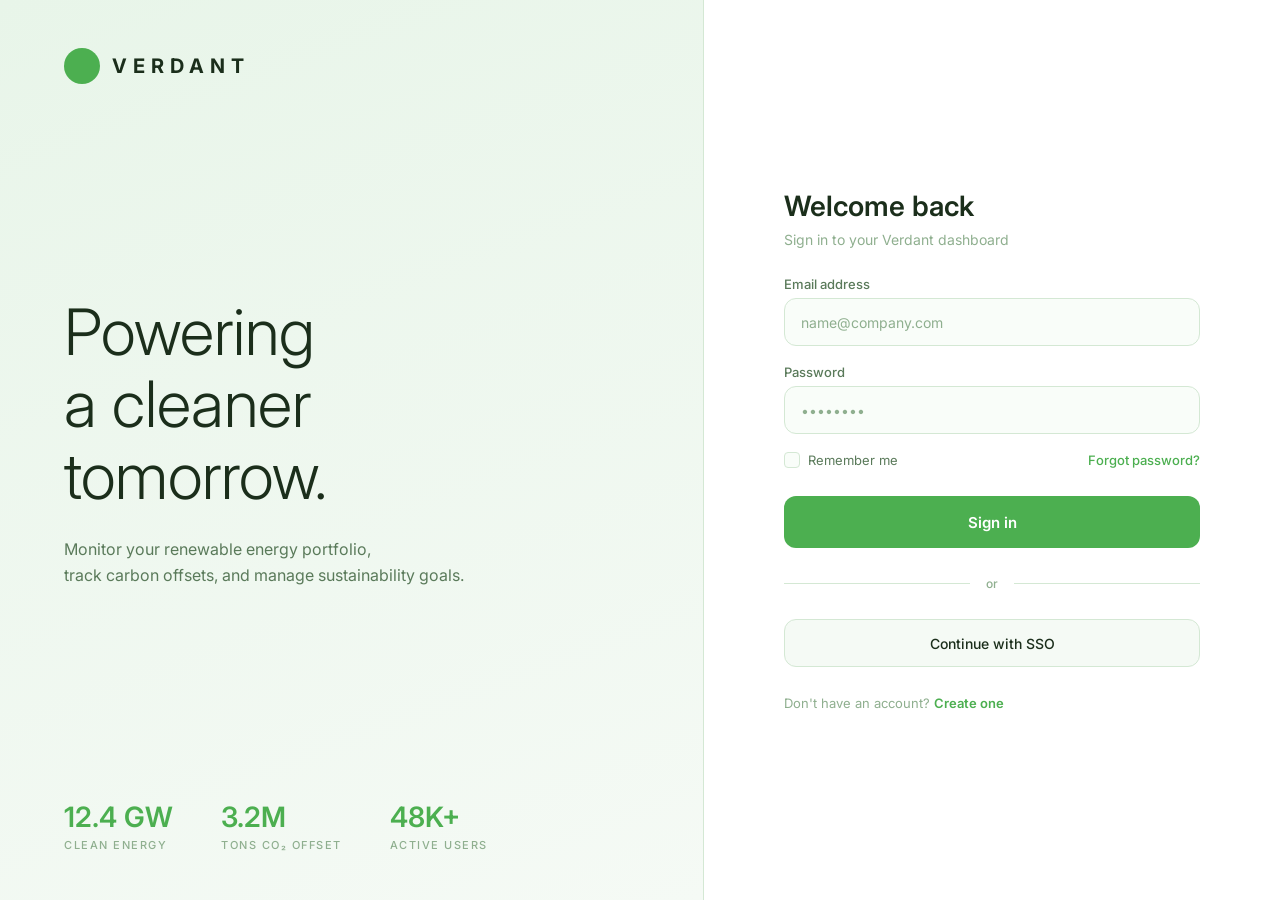
<file: index.html>
<!DOCTYPE html>
<html lang="en">
<head>
  <meta charset="UTF-8">
  <meta name="viewport" content="width=device-width, initial-scale=1.0">
  <title>Verdant Energy — Login</title>
  <link rel="preconnect" href="https://fonts.googleapis.com">
  <link rel="preconnect" href="https://fonts.gstatic.com" crossorigin>
  <link href="https://fonts.googleapis.com/css2?family=Inter:wght@300;400;500;600;700&display=swap" rel="stylesheet">
  <style>
    *, *::before, *::after { margin: 0; padding: 0; box-sizing: border-box; }

    html, body {
      height: 100%;
      font-family: 'Inter', sans-serif;
      background-color: #f9fdf9;
      color: #1b2e1b;
    }

    .page { display: flex; min-height: 100vh; }

    /* ── Left Panel ── */
    .left-panel {
      width: 55%;
      background: linear-gradient(160deg, #e8f5e9 0%, #f5faf5 100%);
      border-right: 1px solid #d4e8d4;
      display: flex;
      flex-direction: column;
      justify-content: space-between;
      padding: 48px 64px;
      overflow: hidden;
    }

    .logo { display: flex; align-items: center; gap: 12px; }

    .logo-circle {
      width: 36px; height: 36px;
      border-radius: 50%;
      background-color: #4caf50;
    }

    .logo-text {
      font-weight: 700;
      font-size: 20px;
      letter-spacing: 6px;
      color: #1b2e1b;
    }

    .hero { display: flex; flex-direction: column; gap: 24px; }

    .hero-title {
      font-weight: 300;
      font-size: 64px;
      line-height: 72px;
      color: #1b2e1b;
    }

    .hero-subtitle {
      font-weight: 400;
      font-size: 16px;
      line-height: 26px;
      color: #5a7a5a;
    }

    .stats { display: flex; gap: 48px; }

    .stat { display: flex; flex-direction: column; gap: 4px; }

    .stat-value {
      font-weight: 600;
      font-size: 28px;
      color: #4caf50;
    }

    .stat-label {
      font-weight: 500;
      font-size: 11px;
      letter-spacing: 1.5px;
      color: #8faf8f;
    }

    /* ── Right Panel ── */
    .right-panel {
      flex: 1;
      display: flex;
      align-items: center;
      justify-content: center;
      padding: 80px;
      background-color: #ffffff;
      overflow: hidden;
    }

    .login-card {
      width: 420px;
      display: flex;
      flex-direction: column;
      gap: 28px;
    }

    .login-header { display: flex; flex-direction: column; gap: 8px; }

    .login-title { font-weight: 600; font-size: 28px; color: #1b2e1b; }

    .login-subtitle { font-weight: 400; font-size: 14px; color: #8faf8f; }

    /* ── Form ── */
    .form-fields { display: flex; flex-direction: column; gap: 18px; }

    .field-group { display: flex; flex-direction: column; gap: 6px; }

    .field-label { font-weight: 500; font-size: 13px; color: #5a7a5a; }

    .field-input {
      width: 100%;
      height: 48px;
      background-color: #f9fdf9;
      border: 1px solid #d4e8d4;
      border-radius: 12px;
      padding: 0 16px;
      font-family: 'Inter', sans-serif;
      font-size: 14px;
      color: #1b2e1b;
      outline: none;
      transition: border-color 0.2s, box-shadow 0.2s;
    }

    .field-input::placeholder { color: #8faf8f; }

    .field-input:focus {
      border-color: #4caf50;
      box-shadow: 0 0 0 3px rgba(76,175,80,0.12);
    }

    .form-options {
      display: flex;
      align-items: center;
      justify-content: space-between;
    }

    .remember-me { display: flex; align-items: center; gap: 8px; cursor: pointer; }

    .remember-me input[type="checkbox"] {
      appearance: none;
      -webkit-appearance: none;
      width: 16px; height: 16px;
      background-color: #f9fdf9;
      border: 1px solid #d4e8d4;
      border-radius: 4px;
      cursor: pointer;
      position: relative;
      transition: background 0.15s, border-color 0.15s;
    }

    .remember-me input[type="checkbox"]:checked {
      background-color: #4caf50;
      border-color: #4caf50;
    }

    .remember-me input[type="checkbox"]:checked::after {
      content: '';
      position: absolute;
      left: 4px; top: 1px;
      width: 5px; height: 9px;
      border: solid #fff;
      border-width: 0 2px 2px 0;
      transform: rotate(45deg);
    }

    .remember-me span { font-weight: 400; font-size: 13px; color: #5a7a5a; }

    .forgot-password {
      font-weight: 500;
      font-size: 13px;
      color: #4caf50;
      text-decoration: none;
      background: none;
      border: none;
      cursor: pointer;
      font-family: 'Inter', sans-serif;
    }

    .forgot-password:hover { text-decoration: underline; }

    /* ── Buttons ── */
    .btn-signin {
      width: 100%;
      height: 52px;
      background-color: #4caf50;
      border: none;
      border-radius: 12px;
      font-family: 'Inter', sans-serif;
      font-weight: 600;
      font-size: 15px;
      color: #fff;
      cursor: pointer;
      transition: background-color 0.2s;
    }

    .btn-signin:hover { background-color: #43a047; }

    .divider { display: flex; align-items: center; gap: 16px; }

    .divider-line { flex: 1; height: 1px; background-color: #d4e8d4; }

    .divider-text { font-weight: 500; font-size: 12px; color: #8faf8f; }

    .btn-sso {
      width: 100%;
      height: 48px;
      background-color: #f5faf5;
      border: 1px solid #d4e8d4;
      border-radius: 12px;
      font-family: 'Inter', sans-serif;
      font-weight: 500;
      font-size: 14px;
      color: #1b2e1b;
      cursor: pointer;
      transition: border-color 0.2s, background-color 0.2s;
    }

    .btn-sso:hover { border-color: #4caf50; background-color: #f9fdf9; }

    .signup-prompt { font-size: 13px; display: flex; gap: 4px; }

    .signup-prompt span { font-weight: 400; color: #8faf8f; }

    .signup-prompt a { font-weight: 600; color: #4caf50; text-decoration: none; }

    .signup-prompt a:hover { text-decoration: underline; }
  </style>
</head>
<body>
  <div class="page">
    <!-- Left Panel -->
    <div class="left-panel">
      <div class="logo">
        <div class="logo-circle"></div>
        <span class="logo-text">VERDANT</span>
      </div>

      <div class="hero">
        <h1 class="hero-title">
          Powering<br>
          a cleaner<br>
          tomorrow.
        </h1>
        <p class="hero-subtitle">
          Monitor your renewable energy portfolio,<br>
          track carbon offsets, and manage sustainability goals.
        </p>
      </div>

      <div class="stats">
        <div class="stat">
          <span class="stat-value">12.4 GW</span>
          <span class="stat-label">CLEAN ENERGY</span>
        </div>
        <div class="stat">
          <span class="stat-value">3.2M</span>
          <span class="stat-label">TONS CO&#8322; OFFSET</span>
        </div>
        <div class="stat">
          <span class="stat-value">48K+</span>
          <span class="stat-label">ACTIVE USERS</span>
        </div>
      </div>
    </div>

    <!-- Right Panel -->
    <div class="right-panel">
      <div class="login-card">
        <div class="login-header">
          <h2 class="login-title">Welcome back</h2>
          <p class="login-subtitle">Sign in to your Verdant dashboard</p>
        </div>

        <form class="form-fields" onsubmit="return false;">
          <div class="field-group">
            <label class="field-label" for="email">Email address</label>
            <input class="field-input" type="email" id="email" placeholder="name@company.com" autocomplete="email">
          </div>

          <div class="field-group">
            <label class="field-label" for="password">Password</label>
            <input class="field-input" type="password" id="password" placeholder="&#8226;&#8226;&#8226;&#8226;&#8226;&#8226;&#8226;&#8226;" autocomplete="current-password">
          </div>

          <div class="form-options">
            <label class="remember-me">
              <input type="checkbox">
              <span>Remember me</span>
            </label>
            <a href="#" class="forgot-password">Forgot password?</a>
          </div>
        </form>

        <button class="btn-signin" type="submit" onclick="window.location.href='dashboard.html'">Sign in</button>

        <div class="divider">
          <div class="divider-line"></div>
          <span class="divider-text">or</span>
          <div class="divider-line"></div>
        </div>

        <button class="btn-sso" onclick="window.location.href='dashboard.html'">Continue with SSO</button>

        <div class="signup-prompt">
          <span>Don't have an account?</span>
          <a href="#">Create one</a>
        </div>
      </div>
    </div>
  </div>
</body>
</html>
</file>
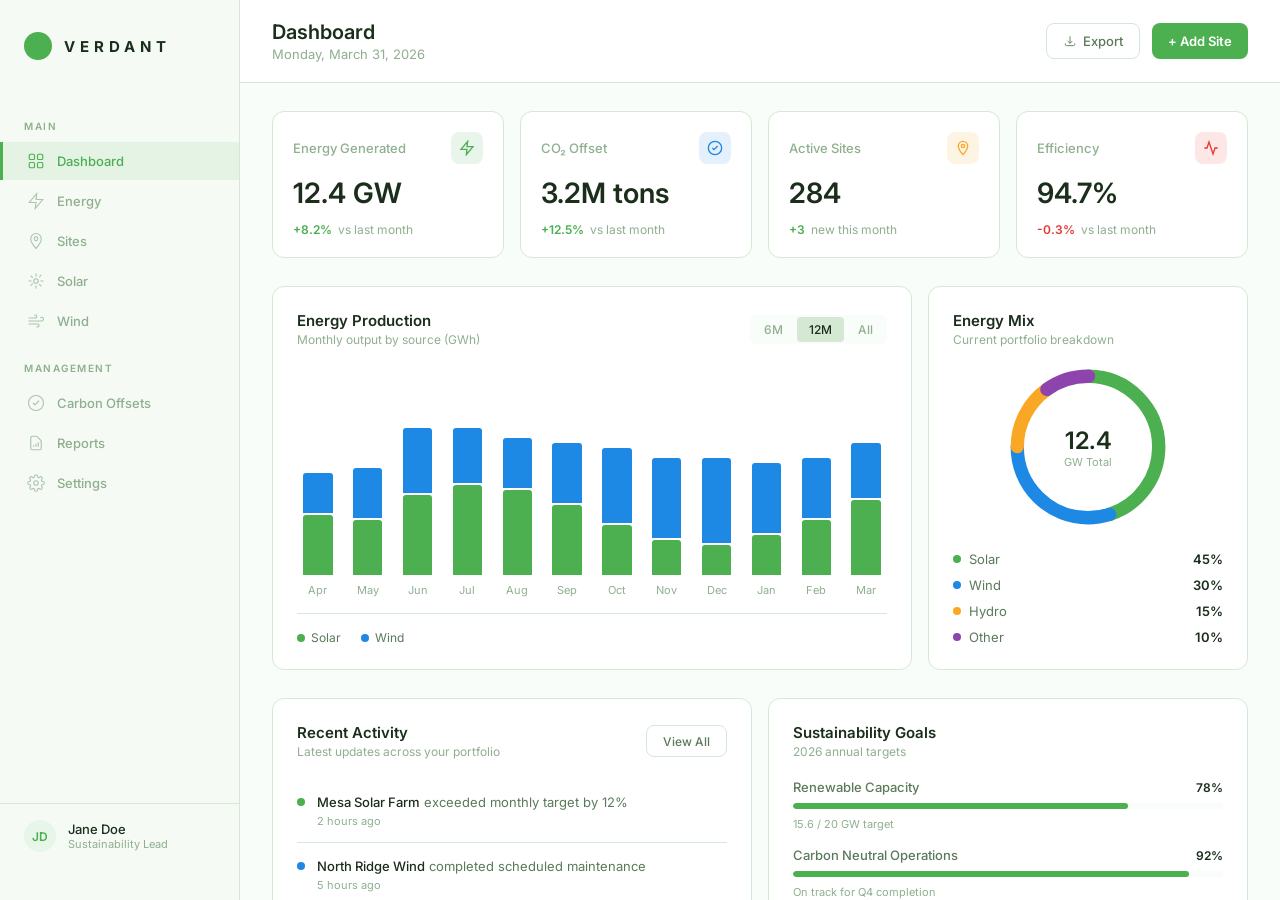
<file: dashboard.html>
<!DOCTYPE html>
<html lang="en">
<head>
  <meta charset="UTF-8">
  <meta name="viewport" content="width=device-width, initial-scale=1.0">
  <title>Verdant Energy — Dashboard</title>
  <link rel="preconnect" href="https://fonts.googleapis.com">
  <link rel="preconnect" href="https://fonts.gstatic.com" crossorigin>
  <link href="https://fonts.googleapis.com/css2?family=Inter:wght@300;400;500;600;700&display=swap" rel="stylesheet">
  <style>
    *, *::before, *::after { margin: 0; padding: 0; box-sizing: border-box; }

    :root {
      --bg-primary:    #f9fdf9;
      --bg-secondary:  #f5faf5;
      --bg-card:       #ffffff;
      --bg-input:      #f9fdf9;
      --border:        #d4e8d4;
      --green:         #4caf50;
      --green-dim:     #e8f5e9;
      --green-hover:   #43a047;
      --text-primary:  #1b2e1b;
      --text-secondary:#5a7a5a;
      --text-muted:    #8faf8f;
      --red:           #e53935;
      --yellow:        #f9a825;
      --blue:          #1e88e5;
      --shadow-card:   0 4px 16px 0 rgba(26,38,26,0.08);
      --sidebar-width: 240px;
    }

    html, body {
      height: 100%;
      font-family: 'Inter', sans-serif;
      background: var(--bg-primary);
      color: var(--text-primary);
    }

    .layout {
      display: flex;
      height: 100vh;
    }

    /* ── Sidebar ── */
    .sidebar {
      width: var(--sidebar-width);
      background: var(--bg-secondary);
      border-right: 1px solid var(--border);
      display: flex;
      flex-direction: column;
      padding: 32px 0;
      flex-shrink: 0;
    }

    .sidebar-logo {
      display: flex;
      align-items: center;
      gap: 12px;
      padding: 0 24px;
      margin-bottom: 40px;
    }

    .sidebar-logo .circle {
      width: 28px;
      height: 28px;
      border-radius: 50%;
      background: var(--green);
    }

    .sidebar-logo span {
      font-weight: 700;
      font-size: 15px;
      letter-spacing: 5px;
      color: var(--text-primary);
    }

    .nav { display: flex; flex-direction: column; gap: 2px; flex: 1; }

    .nav-section {
      font-size: 10px;
      font-weight: 600;
      letter-spacing: 1.5px;
      color: var(--text-muted);
      padding: 20px 24px 8px;
      text-transform: uppercase;
    }

    .nav-item {
      display: flex;
      align-items: center;
      gap: 12px;
      padding: 10px 24px;
      font-size: 13px;
      font-weight: 500;
      color: var(--text-muted);
      text-decoration: none;
      transition: all 0.15s;
      border-left: 3px solid transparent;
    }

    .nav-item:hover { color: var(--text-secondary); background: rgba(76,175,80,0.06); }
    .nav-item.active {
      color: var(--green);
      background: rgba(76,175,80,0.1);
      border-left-color: var(--green);
    }

    .nav-icon {
      width: 18px;
      height: 18px;
      display: flex;
      align-items: center;
      justify-content: center;
      opacity: 0.7;
    }

    .nav-item.active .nav-icon { opacity: 1; }

    .sidebar-footer {
      padding: 16px 24px;
      border-top: 1px solid var(--border);
      display: flex;
      align-items: center;
      gap: 12px;
    }

    .avatar {
      width: 32px;
      height: 32px;
      border-radius: 50%;
      background: var(--green-dim);
      display: flex;
      align-items: center;
      justify-content: center;
      font-weight: 600;
      font-size: 12px;
      color: var(--green);
    }

    .user-info { flex: 1; }
    .user-name { font-size: 13px; font-weight: 500; color: var(--text-primary); }
    .user-role { font-size: 11px; color: var(--text-muted); }

    /* ── Main Content ── */
    .main {
      flex: 1;
      display: flex;
      flex-direction: column;
      overflow: hidden;
    }

    .topbar {
      display: flex;
      align-items: center;
      justify-content: space-between;
      padding: 20px 32px;
      border-bottom: 1px solid var(--border);
      background: var(--bg-card);
      flex-shrink: 0;
    }

    .topbar-left h1 {
      font-size: 20px;
      font-weight: 600;
    }

    .topbar-left p {
      font-size: 13px;
      color: var(--text-muted);
      margin-top: 2px;
    }

    .topbar-actions {
      display: flex;
      align-items: center;
      gap: 12px;
    }

    .btn-outline {
      height: 36px;
      padding: 0 16px;
      background: transparent;
      border: 1px solid var(--border);
      border-radius: 8px;
      font-family: 'Inter', sans-serif;
      font-size: 13px;
      font-weight: 500;
      color: var(--text-secondary);
      cursor: pointer;
      display: flex;
      align-items: center;
      gap: 6px;
      transition: border-color 0.15s;
    }

    .btn-outline:hover { border-color: var(--green); color: var(--green); }

    .btn-primary {
      height: 36px;
      padding: 0 16px;
      background: var(--green);
      border: none;
      border-radius: 8px;
      font-family: 'Inter', sans-serif;
      font-size: 13px;
      font-weight: 600;
      color: #fff;
      cursor: pointer;
      transition: background 0.15s;
    }

    .btn-primary:hover { background: var(--green-hover); }

    .content {
      flex: 1;
      overflow-y: auto;
      padding: 28px 32px;
      display: flex;
      flex-direction: column;
      gap: 28px;
    }

    /* ── Stat Cards ── */
    .stat-grid {
      display: grid;
      grid-template-columns: repeat(4, 1fr);
      gap: 16px;
    }

    .stat-card {
      background: var(--bg-card);
      border: 1px solid var(--border);
      border-radius: 12px;
      padding: 20px;
      display: flex;
      flex-direction: column;
      gap: 12px;
    }

    .stat-card-header {
      display: flex;
      align-items: center;
      justify-content: space-between;
    }

    .stat-card-label {
      font-size: 13px;
      font-weight: 500;
      color: var(--text-muted);
    }

    .stat-icon {
      width: 32px;
      height: 32px;
      border-radius: 8px;
      display: flex;
      align-items: center;
      justify-content: center;
      font-size: 15px;
    }

    .stat-icon.green { background: rgba(76,175,80,0.12); color: var(--green); }
    .stat-icon.blue { background: rgba(30,136,229,0.12); color: var(--blue); }
    .stat-icon.yellow { background: rgba(249,168,37,0.12); color: var(--yellow); }
    .stat-icon.red { background: rgba(229,57,53,0.12); color: var(--red); }

    .stat-card-value {
      font-size: 28px;
      font-weight: 600;
      color: var(--text-primary);
    }

    .stat-card-footer {
      display: flex;
      align-items: center;
      gap: 6px;
      font-size: 12px;
    }

    .trend { font-weight: 600; }
    .trend.up { color: var(--green); }
    .trend.down { color: var(--red); }

    .stat-card-footer span:last-child { color: var(--text-muted); }

    /* ── Charts row ── */
    .charts-row {
      display: grid;
      grid-template-columns: 2fr 1fr;
      gap: 16px;
    }

    .card {
      background: var(--bg-card);
      border: 1px solid var(--border);
      border-radius: 12px;
      padding: 24px;
      display: flex;
      flex-direction: column;
    }

    .card-header {
      display: flex;
      align-items: center;
      justify-content: space-between;
      margin-bottom: 20px;
    }

    .card-title {
      font-size: 15px;
      font-weight: 600;
    }

    .card-subtitle {
      font-size: 12px;
      color: var(--text-muted);
      margin-top: 2px;
    }

    .tab-group {
      display: flex;
      gap: 2px;
      background: var(--bg-input);
      border-radius: 6px;
      padding: 2px;
    }

    .tab {
      padding: 5px 12px;
      font-size: 12px;
      font-weight: 500;
      color: var(--text-muted);
      background: transparent;
      border: none;
      border-radius: 4px;
      cursor: pointer;
      font-family: 'Inter', sans-serif;
    }

    .tab.active { background: var(--border); color: var(--text-primary); }

    /* ── Bar Chart ── */
    .chart-area {
      flex: 1;
      display: flex;
      flex-direction: column;
    }

    .bar-chart {
      flex: 1;
      display: flex;
      align-items: flex-end;
      gap: 8px;
      padding-top: 8px;
      min-height: 200px;
    }

    .bar-group {
      flex: 1;
      display: flex;
      flex-direction: column;
      align-items: center;
      gap: 8px;
    }

    .bar-stack {
      width: 100%;
      display: flex;
      flex-direction: column;
      gap: 2px;
      align-items: center;
    }

    .bar {
      width: 70%;
      border-radius: 3px 3px 0 0;
      transition: opacity 0.15s;
    }

    .bar.solar { background: var(--green); }
    .bar.wind { background: var(--blue); }

    .bar-label {
      font-size: 11px;
      color: var(--text-muted);
    }

    .chart-legend {
      display: flex;
      gap: 20px;
      margin-top: 16px;
      padding-top: 16px;
      border-top: 1px solid var(--border);
    }

    .legend-item {
      display: flex;
      align-items: center;
      gap: 6px;
      font-size: 12px;
      color: var(--text-secondary);
    }

    .legend-dot {
      width: 8px;
      height: 8px;
      border-radius: 50%;
    }

    /* ── Donut Chart ── */
    .donut-container {
      display: flex;
      flex-direction: column;
      align-items: center;
      flex: 1;
      justify-content: center;
      gap: 24px;
    }

    .donut-wrapper {
      position: relative;
      width: 160px;
      height: 160px;
    }

    .donut-center {
      position: absolute;
      top: 50%;
      left: 50%;
      transform: translate(-50%, -50%);
      text-align: center;
    }

    .donut-center-value {
      font-size: 24px;
      font-weight: 600;
    }

    .donut-center-label {
      font-size: 11px;
      color: var(--text-muted);
    }

    .donut-legend {
      display: flex;
      flex-direction: column;
      gap: 10px;
      width: 100%;
    }

    .donut-legend-item {
      display: flex;
      align-items: center;
      justify-content: space-between;
      font-size: 13px;
    }

    .donut-legend-left {
      display: flex;
      align-items: center;
      gap: 8px;
      color: var(--text-secondary);
    }

    .donut-legend-val {
      font-weight: 600;
      color: var(--text-primary);
    }

    /* ── Bottom Row ── */
    .bottom-row {
      display: grid;
      grid-template-columns: 1fr 1fr;
      gap: 16px;
    }

    /* ── Activity Feed ── */
    .activity-list {
      display: flex;
      flex-direction: column;
      gap: 0;
    }

    .activity-item {
      display: flex;
      align-items: flex-start;
      gap: 12px;
      padding: 14px 0;
      border-bottom: 1px solid var(--border);
    }

    .activity-item:last-child { border-bottom: none; }

    .activity-dot {
      width: 8px;
      height: 8px;
      border-radius: 50%;
      margin-top: 5px;
      flex-shrink: 0;
    }

    .activity-content { flex: 1; }

    .activity-text {
      font-size: 13px;
      color: var(--text-secondary);
      line-height: 1.4;
    }

    .activity-text strong { color: var(--text-primary); font-weight: 500; }

    .activity-time {
      font-size: 11px;
      color: var(--text-muted);
      margin-top: 3px;
    }

    /* ── Goals ── */
    .goals-list {
      display: flex;
      flex-direction: column;
      gap: 16px;
    }

    .goal-item {
      display: flex;
      flex-direction: column;
      gap: 8px;
    }

    .goal-header {
      display: flex;
      align-items: center;
      justify-content: space-between;
    }

    .goal-name {
      font-size: 13px;
      font-weight: 500;
      color: var(--text-secondary);
    }

    .goal-pct {
      font-size: 12px;
      font-weight: 600;
      color: var(--text-primary);
    }

    .progress-bar {
      height: 6px;
      background: var(--bg-input);
      border-radius: 3px;
      overflow: hidden;
    }

    .progress-fill {
      height: 100%;
      border-radius: 3px;
      transition: width 0.6s ease;
    }

    .progress-fill.green { background: var(--green); }
    .progress-fill.blue { background: var(--blue); }
    .progress-fill.yellow { background: var(--yellow); }

    .goal-detail {
      font-size: 11px;
      color: var(--text-muted);
    }

    /* ── Scrollbar ── */
    .content::-webkit-scrollbar { width: 6px; }
    .content::-webkit-scrollbar-track { background: transparent; }
    .content::-webkit-scrollbar-thumb { background: var(--border); border-radius: 3px; }
  </style>
</head>
<body>
  <div class="layout">

    <!-- Sidebar -->
    <aside class="sidebar">
      <div class="sidebar-logo">
        <div class="circle"></div>
        <span>VERDANT</span>
      </div>

      <nav class="nav">
        <span class="nav-section">Main</span>
        <a href="dashboard.html" class="nav-item active">
          <span class="nav-icon">
            <svg width="18" height="18" fill="none" stroke="currentColor" stroke-width="1.5" viewBox="0 0 24 24"><rect x="3" y="3" width="7" height="7" rx="1.5"/><rect x="14" y="3" width="7" height="7" rx="1.5"/><rect x="3" y="14" width="7" height="7" rx="1.5"/><rect x="14" y="14" width="7" height="7" rx="1.5"/></svg>
          </span>
          Dashboard
        </a>
        <a href="energy.html" class="nav-item">
          <span class="nav-icon">
            <svg width="18" height="18" fill="none" stroke="currentColor" stroke-width="1.5" viewBox="0 0 24 24"><path d="M13 2L3 14h9l-1 8 10-12h-9l1-8z"/></svg>
          </span>
          Energy
        </a>
        <a href="sites.html" class="nav-item">
          <span class="nav-icon">
            <svg width="18" height="18" fill="none" stroke="currentColor" stroke-width="1.5" viewBox="0 0 24 24"><path d="M12 2a7 7 0 00-7 7c0 5.25 7 13 7 13s7-7.75 7-13a7 7 0 00-7-7z"/><circle cx="12" cy="9" r="2.5"/></svg>
          </span>
          Sites
        </a>
        <a href="solar.html" class="nav-item">
          <span class="nav-icon">
            <svg width="18" height="18" fill="none" stroke="currentColor" stroke-width="1.5" viewBox="0 0 24 24"><circle cx="12" cy="12" r="3"/><path d="M12 2v4m0 12v4m-7.07-3.93l2.83-2.83m8.48-8.48l2.83-2.83M2 12h4m12 0h4M4.93 4.93l2.83 2.83m8.48 8.48l2.83 2.83"/></svg>
          </span>
          Solar
        </a>
        <a href="wind.html" class="nav-item">
          <span class="nav-icon">
            <svg width="18" height="18" fill="none" stroke="currentColor" stroke-width="1.5" viewBox="0 0 24 24"><path d="M9.59 4.59A2 2 0 1111 8H2m10.59 11.41A2 2 0 1014 16H2m15.73-8.27A2.5 2.5 0 1119.5 12H2"/></svg>
          </span>
          Wind
        </a>

        <span class="nav-section">Management</span>
        <a href="offsets.html" class="nav-item">
          <span class="nav-icon">
            <svg width="18" height="18" fill="none" stroke="currentColor" stroke-width="1.5" viewBox="0 0 24 24"><path d="M12 22c5.523 0 10-4.477 10-10S17.523 2 12 2 2 6.477 2 12s4.477 10 10 10z"/><path d="M8 12l2.5 2.5L16 9"/></svg>
          </span>
          Carbon Offsets
        </a>
        <a href="reports.html" class="nav-item">
          <span class="nav-icon">
            <svg width="18" height="18" fill="none" stroke="currentColor" stroke-width="1.5" viewBox="0 0 24 24"><path d="M9 17v-2m3 2v-4m3 4v-6m2 10H7a2 2 0 01-2-2V5a2 2 0 012-2h5.586a1 1 0 01.707.293l5.414 5.414a1 1 0 01.293.707V19a2 2 0 01-2 2z"/></svg>
          </span>
          Reports
        </a>
        <a href="settings.html" class="nav-item">
          <span class="nav-icon">
            <svg width="18" height="18" fill="none" stroke="currentColor" stroke-width="1.5" viewBox="0 0 24 24"><circle cx="12" cy="12" r="3"/><path d="M19.4 15a1.65 1.65 0 00.33 1.82l.06.06a2 2 0 01-2.83 2.83l-.06-.06a1.65 1.65 0 00-1.82-.33 1.65 1.65 0 00-1 1.51V21a2 2 0 01-4 0v-.09a1.65 1.65 0 00-1.08-1.51 1.65 1.65 0 00-1.82.33l-.06.06a2 2 0 01-2.83-2.83l.06-.06a1.65 1.65 0 00.33-1.82 1.65 1.65 0 00-1.51-1H3a2 2 0 010-4h.09a1.65 1.65 0 001.51-1.08 1.65 1.65 0 00-.33-1.82l-.06-.06a2 2 0 012.83-2.83l.06.06a1.65 1.65 0 001.82.33H9a1.65 1.65 0 001-1.51V3a2 2 0 014 0v.09a1.65 1.65 0 001 1.51 1.65 1.65 0 001.82-.33l.06-.06a2 2 0 012.83 2.83l-.06.06a1.65 1.65 0 00-.33 1.82V9c.26.604.852.997 1.51 1H21a2 2 0 010 4h-.09c-.658.003-1.25.396-1.51 1z"/></svg>
          </span>
          Settings
        </a>
      </nav>

      <div class="sidebar-footer">
        <div class="avatar">JD</div>
        <div class="user-info">
          <div class="user-name">Jane Doe</div>
          <div class="user-role">Sustainability Lead</div>
        </div>
      </div>
    </aside>

    <!-- Main -->
    <main class="main">
      <header class="topbar">
        <div class="topbar-left">
          <h1>Dashboard</h1>
          <p>Monday, March 31, 2026</p>
        </div>
        <div class="topbar-actions">
          <button class="btn-outline">
            <svg width="14" height="14" fill="none" stroke="currentColor" stroke-width="1.5" viewBox="0 0 24 24"><path d="M4 16v2a2 2 0 002 2h12a2 2 0 002-2v-2m-4-4l-4 4m0 0l-4-4m4 4V4"/></svg>
            Export
          </button>
          <button class="btn-primary">+ Add Site</button>
        </div>
      </header>

      <div class="content">
        <!-- Stat Cards -->
        <div class="stat-grid">
          <div class="stat-card">
            <div class="stat-card-header">
              <span class="stat-card-label">Energy Generated</span>
              <div class="stat-icon green">
                <svg width="16" height="16" fill="none" stroke="currentColor" stroke-width="2" viewBox="0 0 24 24"><path d="M13 2L3 14h9l-1 8 10-12h-9l1-8z"/></svg>
              </div>
            </div>
            <span class="stat-card-value">12.4 GW</span>
            <div class="stat-card-footer">
              <span class="trend up">+8.2%</span>
              <span>vs last month</span>
            </div>
          </div>

          <div class="stat-card">
            <div class="stat-card-header">
              <span class="stat-card-label">CO&#8322; Offset</span>
              <div class="stat-icon blue">
                <svg width="16" height="16" fill="none" stroke="currentColor" stroke-width="2" viewBox="0 0 24 24"><path d="M12 22c5.523 0 10-4.477 10-10S17.523 2 12 2 2 6.477 2 12s4.477 10 10 10z"/><path d="M8 12l2.5 2.5L16 9"/></svg>
              </div>
            </div>
            <span class="stat-card-value">3.2M tons</span>
            <div class="stat-card-footer">
              <span class="trend up">+12.5%</span>
              <span>vs last month</span>
            </div>
          </div>

          <div class="stat-card">
            <div class="stat-card-header">
              <span class="stat-card-label">Active Sites</span>
              <div class="stat-icon yellow">
                <svg width="16" height="16" fill="none" stroke="currentColor" stroke-width="2" viewBox="0 0 24 24"><path d="M12 2a7 7 0 00-7 7c0 5.25 7 13 7 13s7-7.75 7-13a7 7 0 00-7-7z"/><circle cx="12" cy="9" r="2.5"/></svg>
              </div>
            </div>
            <span class="stat-card-value">284</span>
            <div class="stat-card-footer">
              <span class="trend up">+3</span>
              <span>new this month</span>
            </div>
          </div>

          <div class="stat-card">
            <div class="stat-card-header">
              <span class="stat-card-label">Efficiency</span>
              <div class="stat-icon red">
                <svg width="16" height="16" fill="none" stroke="currentColor" stroke-width="2" viewBox="0 0 24 24"><path d="M22 12h-4l-3 9L9 3l-3 9H2"/></svg>
              </div>
            </div>
            <span class="stat-card-value">94.7%</span>
            <div class="stat-card-footer">
              <span class="trend down">-0.3%</span>
              <span>vs last month</span>
            </div>
          </div>
        </div>

        <!-- Charts -->
        <div class="charts-row">
          <!-- Bar Chart -->
          <div class="card">
            <div class="card-header">
              <div>
                <div class="card-title">Energy Production</div>
                <div class="card-subtitle">Monthly output by source (GWh)</div>
              </div>
              <div class="tab-group">
                <button class="tab">6M</button>
                <button class="tab active">12M</button>
                <button class="tab">All</button>
              </div>
            </div>
            <div class="chart-area">
              <div class="bar-chart">
                <div class="bar-group"><div class="bar-stack"><div class="bar wind" style="height:40px"></div><div class="bar solar" style="height:60px"></div></div><span class="bar-label">Apr</span></div>
                <div class="bar-group"><div class="bar-stack"><div class="bar wind" style="height:50px"></div><div class="bar solar" style="height:55px"></div></div><span class="bar-label">May</span></div>
                <div class="bar-group"><div class="bar-stack"><div class="bar wind" style="height:65px"></div><div class="bar solar" style="height:80px"></div></div><span class="bar-label">Jun</span></div>
                <div class="bar-group"><div class="bar-stack"><div class="bar wind" style="height:55px"></div><div class="bar solar" style="height:90px"></div></div><span class="bar-label">Jul</span></div>
                <div class="bar-group"><div class="bar-stack"><div class="bar wind" style="height:50px"></div><div class="bar solar" style="height:85px"></div></div><span class="bar-label">Aug</span></div>
                <div class="bar-group"><div class="bar-stack"><div class="bar wind" style="height:60px"></div><div class="bar solar" style="height:70px"></div></div><span class="bar-label">Sep</span></div>
                <div class="bar-group"><div class="bar-stack"><div class="bar wind" style="height:75px"></div><div class="bar solar" style="height:50px"></div></div><span class="bar-label">Oct</span></div>
                <div class="bar-group"><div class="bar-stack"><div class="bar wind" style="height:80px"></div><div class="bar solar" style="height:35px"></div></div><span class="bar-label">Nov</span></div>
                <div class="bar-group"><div class="bar-stack"><div class="bar wind" style="height:85px"></div><div class="bar solar" style="height:30px"></div></div><span class="bar-label">Dec</span></div>
                <div class="bar-group"><div class="bar-stack"><div class="bar wind" style="height:70px"></div><div class="bar solar" style="height:40px"></div></div><span class="bar-label">Jan</span></div>
                <div class="bar-group"><div class="bar-stack"><div class="bar wind" style="height:60px"></div><div class="bar solar" style="height:55px"></div></div><span class="bar-label">Feb</span></div>
                <div class="bar-group"><div class="bar-stack"><div class="bar wind" style="height:55px"></div><div class="bar solar" style="height:75px"></div></div><span class="bar-label">Mar</span></div>
              </div>
              <div class="chart-legend">
                <div class="legend-item"><span class="legend-dot" style="background:var(--green)"></span> Solar</div>
                <div class="legend-item"><span class="legend-dot" style="background:var(--blue)"></span> Wind</div>
              </div>
            </div>
          </div>

          <!-- Donut Chart -->
          <div class="card">
            <div class="card-header">
              <div>
                <div class="card-title">Energy Mix</div>
                <div class="card-subtitle">Current portfolio breakdown</div>
              </div>
            </div>
            <div class="donut-container">
              <div class="donut-wrapper">
                <svg viewBox="0 0 36 36" width="160" height="160">
                  <circle cx="18" cy="18" r="15.915" fill="none" stroke="var(--bg-input)" stroke-width="3"/>
                  <!-- Solar: 45% -->
                  <circle cx="18" cy="18" r="15.915" fill="none" stroke="var(--green)" stroke-width="3" stroke-dasharray="45 55" stroke-dashoffset="25" stroke-linecap="round"/>
                  <!-- Wind: 30% -->
                  <circle cx="18" cy="18" r="15.915" fill="none" stroke="var(--blue)" stroke-width="3" stroke-dasharray="30 70" stroke-dashoffset="80" stroke-linecap="round"/>
                  <!-- Hydro: 15% -->
                  <circle cx="18" cy="18" r="15.915" fill="none" stroke="var(--yellow)" stroke-width="3" stroke-dasharray="15 85" stroke-dashoffset="50" stroke-linecap="round"/>
                  <!-- Other: 10% -->
                  <circle cx="18" cy="18" r="15.915" fill="none" stroke="#8e44ad" stroke-width="3" stroke-dasharray="10 90" stroke-dashoffset="35" stroke-linecap="round"/>
                </svg>
                <div class="donut-center">
                  <div class="donut-center-value">12.4</div>
                  <div class="donut-center-label">GW Total</div>
                </div>
              </div>
              <div class="donut-legend">
                <div class="donut-legend-item">
                  <div class="donut-legend-left"><span class="legend-dot" style="background:var(--green)"></span> Solar</div>
                  <span class="donut-legend-val">45%</span>
                </div>
                <div class="donut-legend-item">
                  <div class="donut-legend-left"><span class="legend-dot" style="background:var(--blue)"></span> Wind</div>
                  <span class="donut-legend-val">30%</span>
                </div>
                <div class="donut-legend-item">
                  <div class="donut-legend-left"><span class="legend-dot" style="background:var(--yellow)"></span> Hydro</div>
                  <span class="donut-legend-val">15%</span>
                </div>
                <div class="donut-legend-item">
                  <div class="donut-legend-left"><span class="legend-dot" style="background:#8e44ad"></span> Other</div>
                  <span class="donut-legend-val">10%</span>
                </div>
              </div>
            </div>
          </div>
        </div>

        <!-- Bottom Row -->
        <div class="bottom-row">
          <!-- Activity Feed -->
          <div class="card">
            <div class="card-header">
              <div>
                <div class="card-title">Recent Activity</div>
                <div class="card-subtitle">Latest updates across your portfolio</div>
              </div>
              <button class="btn-outline" style="font-size:12px;height:32px;">View All</button>
            </div>
            <div class="activity-list">
              <div class="activity-item">
                <div class="activity-dot" style="background:var(--green)"></div>
                <div class="activity-content">
                  <div class="activity-text"><strong>Mesa Solar Farm</strong> exceeded monthly target by 12%</div>
                  <div class="activity-time">2 hours ago</div>
                </div>
              </div>
              <div class="activity-item">
                <div class="activity-dot" style="background:var(--blue)"></div>
                <div class="activity-content">
                  <div class="activity-text"><strong>North Ridge Wind</strong> completed scheduled maintenance</div>
                  <div class="activity-time">5 hours ago</div>
                </div>
              </div>
              <div class="activity-item">
                <div class="activity-dot" style="background:var(--yellow)"></div>
                <div class="activity-content">
                  <div class="activity-text">Carbon offset certificate <strong>#CO-2026-4891</strong> issued</div>
                  <div class="activity-time">Yesterday at 4:30 PM</div>
                </div>
              </div>
              <div class="activity-item">
                <div class="activity-dot" style="background:var(--green)"></div>
                <div class="activity-content">
                  <div class="activity-text"><strong>3 new sites</strong> added to the monitoring network</div>
                  <div class="activity-time">Yesterday at 10:15 AM</div>
                </div>
              </div>
              <div class="activity-item">
                <div class="activity-dot" style="background:#8e44ad"></div>
                <div class="activity-content">
                  <div class="activity-text">Q1 sustainability report ready for <strong>review</strong></div>
                  <div class="activity-time">Mar 28, 2026</div>
                </div>
              </div>
            </div>
          </div>

          <!-- Sustainability Goals -->
          <div class="card">
            <div class="card-header">
              <div>
                <div class="card-title">Sustainability Goals</div>
                <div class="card-subtitle">2026 annual targets</div>
              </div>
            </div>
            <div class="goals-list">
              <div class="goal-item">
                <div class="goal-header">
                  <span class="goal-name">Renewable Capacity</span>
                  <span class="goal-pct">78%</span>
                </div>
                <div class="progress-bar">
                  <div class="progress-fill green" style="width:78%"></div>
                </div>
                <span class="goal-detail">15.6 / 20 GW target</span>
              </div>
              <div class="goal-item">
                <div class="goal-header">
                  <span class="goal-name">Carbon Neutral Operations</span>
                  <span class="goal-pct">92%</span>
                </div>
                <div class="progress-bar">
                  <div class="progress-fill green" style="width:92%"></div>
                </div>
                <span class="goal-detail">On track for Q4 completion</span>
              </div>
              <div class="goal-item">
                <div class="goal-header">
                  <span class="goal-name">Community Solar Programs</span>
                  <span class="goal-pct">54%</span>
                </div>
                <div class="progress-bar">
                  <div class="progress-fill blue" style="width:54%"></div>
                </div>
                <span class="goal-detail">27 / 50 communities enrolled</span>
              </div>
              <div class="goal-item">
                <div class="goal-header">
                  <span class="goal-name">Grid Storage Deployment</span>
                  <span class="goal-pct">41%</span>
                </div>
                <div class="progress-bar">
                  <div class="progress-fill yellow" style="width:41%"></div>
                </div>
                <span class="goal-detail">820 / 2,000 MWh installed</span>
              </div>
              <div class="goal-item">
                <div class="goal-header">
                  <span class="goal-name">Water Conservation</span>
                  <span class="goal-pct">67%</span>
                </div>
                <div class="progress-bar">
                  <div class="progress-fill blue" style="width:67%"></div>
                </div>
                <span class="goal-detail">2.01B / 3B gallons saved</span>
              </div>
            </div>
          </div>
        </div>
      </div>
    </main>
  </div>
</body>
</html>
</file>
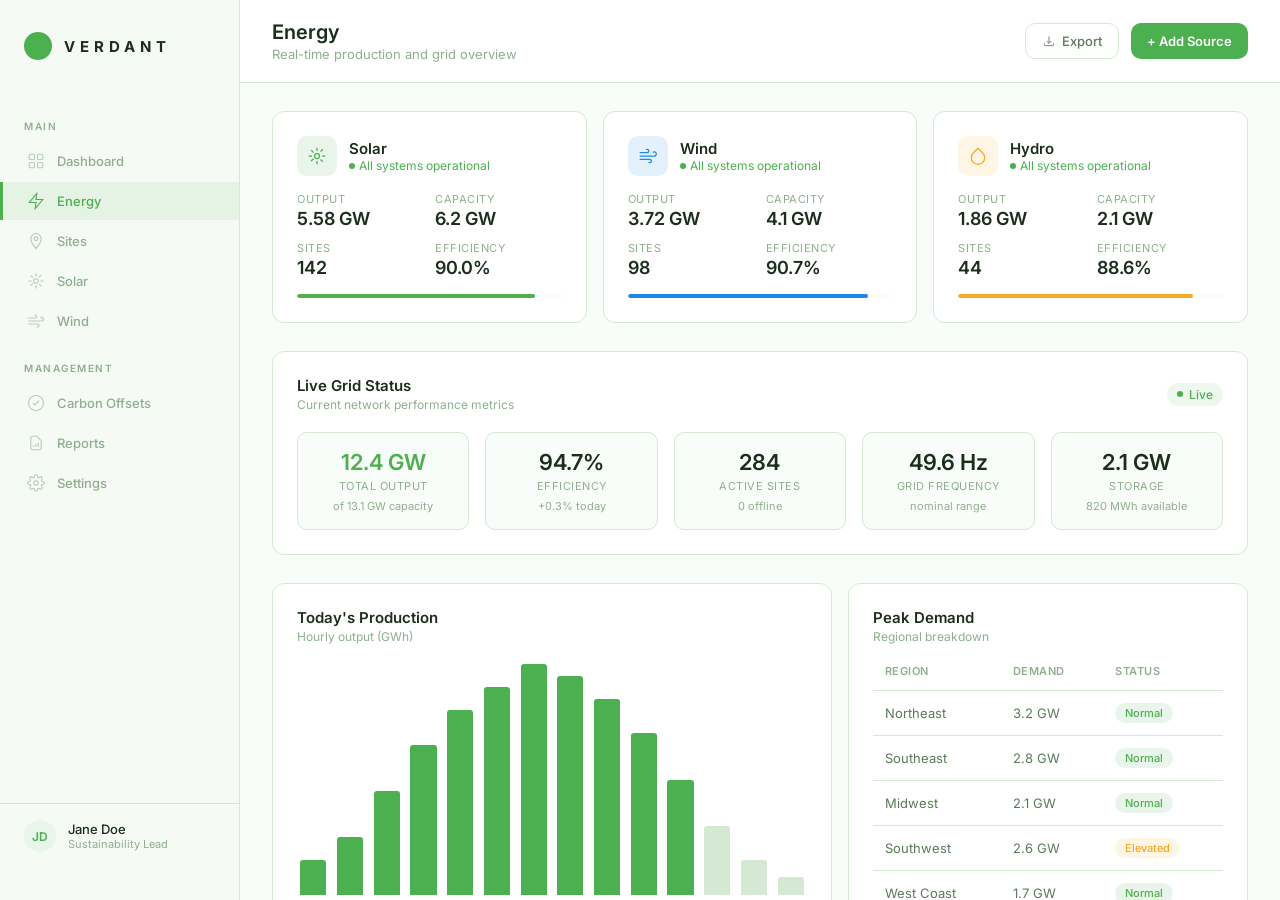
<file: energy.html>
<!DOCTYPE html>
<html lang="en">
<head>
  <meta charset="UTF-8">
  <meta name="viewport" content="width=device-width, initial-scale=1.0">
  <title>Verdant Energy — Energy</title>
  <link rel="preconnect" href="https://fonts.googleapis.com">
  <link rel="preconnect" href="https://fonts.gstatic.com" crossorigin>
  <link href="https://fonts.googleapis.com/css2?family=Inter:wght@300;400;500;600;700&display=swap" rel="stylesheet">
  <link rel="stylesheet" href="shared.css">
  <style>
    /* ── Energy-specific ── */
    .energy-overview {
      display: grid;
      grid-template-columns: repeat(3, 1fr);
      gap: 16px;
    }

    .source-card {
      background: var(--bg-card);
      border: 1px solid var(--border);
      border-radius: 12px;
      padding: 24px;
      display: flex;
      flex-direction: column;
      gap: 16px;
    }

    .source-header {
      display: flex;
      align-items: center;
      gap: 12px;
    }

    .source-icon {
      width: 40px;
      height: 40px;
      border-radius: 10px;
      display: flex;
      align-items: center;
      justify-content: center;
    }

    .source-icon.solar { background: rgba(76,175,80,0.12); color: var(--green); }
    .source-icon.wind { background: rgba(30,136,229,0.12); color: var(--blue); }
    .source-icon.hydro { background: rgba(249,168,37,0.12); color: var(--yellow); }

    .source-name { font-size: 15px; font-weight: 600; }
    .source-status { font-size: 12px; color: var(--green); display: flex; align-items: center; gap: 4px; }
    .source-status .dot { width: 6px; height: 6px; border-radius: 50%; background: var(--green); }

    .source-stats {
      display: grid;
      grid-template-columns: 1fr 1fr;
      gap: 12px;
    }

    .source-stat-label { font-size: 11px; color: var(--text-muted); text-transform: uppercase; letter-spacing: 0.5px; }
    .source-stat-value { font-size: 18px; font-weight: 600; margin-top: 2px; }

    .source-bar { height: 4px; background: var(--bg-input); border-radius: 2px; overflow: hidden; }
    .source-bar-fill { height: 100%; border-radius: 2px; }

    /* ── Live Grid ── */
    .grid-status {
      background: var(--bg-card);
      border: 1px solid var(--border);
      border-radius: 12px;
      padding: 24px;
    }

    .grid-header {
      display: flex;
      align-items: center;
      justify-content: space-between;
      margin-bottom: 20px;
    }

    .grid-title { font-size: 15px; font-weight: 600; }
    .grid-subtitle { font-size: 12px; color: var(--text-muted); margin-top: 2px; }

    .live-badge {
      display: flex;
      align-items: center;
      gap: 6px;
      font-size: 12px;
      font-weight: 500;
      color: var(--green);
      background: rgba(76,175,80,0.1);
      padding: 4px 10px;
      border-radius: 20px;
    }

    .live-badge .pulse {
      width: 6px; height: 6px; border-radius: 50%; background: var(--green);
      animation: pulse 2s infinite;
    }

    @keyframes pulse {
      0%, 100% { opacity: 1; }
      50% { opacity: 0.3; }
    }

    .grid-metrics {
      display: grid;
      grid-template-columns: repeat(5, 1fr);
      gap: 16px;
    }

    .grid-metric {
      text-align: center;
      padding: 16px;
      background: var(--bg-primary);
      border-radius: 10px;
      border: 1px solid var(--border);
    }

    .grid-metric-value { font-size: 22px; font-weight: 600; }
    .grid-metric-label { font-size: 11px; color: var(--text-muted); margin-top: 4px; text-transform: uppercase; letter-spacing: 0.5px; }
    .grid-metric-sub { font-size: 11px; color: var(--text-muted); margin-top: 6px; }

    /* ── Hourly Chart ── */
    .hourly-chart {
      background: var(--bg-card);
      border: 1px solid var(--border);
      border-radius: 12px;
      padding: 24px;
      display: flex;
      flex-direction: column;
    }

    .chart-header {
      display: flex;
      align-items: center;
      justify-content: space-between;
      margin-bottom: 20px;
    }

    /* Hourly chart — fills available card height */
    .hourly-chart {
      display: flex;
      flex-direction: column;
    }

    .spark-wrap {
      flex: 1;
      min-height: 0;
      display: flex;
      flex-direction: column;
      gap: 8px;
    }

    .sparkline-row {
      flex: 1;
      min-height: 0;
      display: flex;
      align-items: stretch;
      gap: 4px;
    }

    .spark-col {
      flex: 1;
      display: flex;
      flex-direction: column;
      align-items: center;
    }

    .spark-spacer { /* pushes bar down */ }

    .spark-bar {
      width: 80%;
      border-radius: 3px 3px 0 0;
      min-height: 4px;
    }

    .spark-axis {
      display: flex;
      justify-content: space-between;
      flex-shrink: 0;
    }

    .spark-label {
      font-size: 10px;
      color: var(--text-muted);
    }

    /* ── Demand Table ── */
    .demand-table {
      background: var(--bg-card);
      border: 1px solid var(--border);
      border-radius: 12px;
      padding: 24px;
    }

    .table-wrap { overflow-x: auto; }

    table {
      width: 100%;
      border-collapse: collapse;
    }

    th {
      text-align: left;
      font-size: 11px;
      font-weight: 600;
      color: var(--text-muted);
      text-transform: uppercase;
      letter-spacing: 0.5px;
      padding: 0 12px 12px;
      border-bottom: 1px solid var(--border);
    }

    td {
      font-size: 13px;
      padding: 12px;
      border-bottom: 1px solid var(--border);
      color: var(--text-secondary);
    }

    tr:last-child td { border-bottom: none; }

    .badge {
      display: inline-block;
      padding: 3px 10px;
      border-radius: 20px;
      font-size: 11px;
      font-weight: 500;
    }

    .badge.green { background: rgba(76,175,80,0.12); color: var(--green); }
    .badge.yellow { background: rgba(249,168,37,0.12); color: var(--yellow); }
    .badge.red { background: rgba(229,57,53,0.12); color: var(--red); }

    .two-col { display: grid; grid-template-columns: 1.4fr 1fr; gap: 16px; }
  </style>
</head>
<body>
  <div class="layout">
    <aside class="sidebar">
      <div class="sidebar-logo"><div class="circle"></div><span>VERDANT</span></div>
      <nav class="nav">
        <span class="nav-section">Main</span>
        <a href="dashboard.html" class="nav-item"><span class="nav-icon"><svg width="18" height="18" fill="none" stroke="currentColor" stroke-width="1.5" viewBox="0 0 24 24"><rect x="3" y="3" width="7" height="7" rx="1.5"/><rect x="14" y="3" width="7" height="7" rx="1.5"/><rect x="3" y="14" width="7" height="7" rx="1.5"/><rect x="14" y="14" width="7" height="7" rx="1.5"/></svg></span>Dashboard</a>
        <a href="energy.html" class="nav-item active"><span class="nav-icon"><svg width="18" height="18" fill="none" stroke="currentColor" stroke-width="1.5" viewBox="0 0 24 24"><path d="M13 2L3 14h9l-1 8 10-12h-9l1-8z"/></svg></span>Energy</a>
        <a href="sites.html" class="nav-item"><span class="nav-icon"><svg width="18" height="18" fill="none" stroke="currentColor" stroke-width="1.5" viewBox="0 0 24 24"><path d="M12 2a7 7 0 00-7 7c0 5.25 7 13 7 13s7-7.75 7-13a7 7 0 00-7-7z"/><circle cx="12" cy="9" r="2.5"/></svg></span>Sites</a>
        <a href="solar.html" class="nav-item"><span class="nav-icon"><svg width="18" height="18" fill="none" stroke="currentColor" stroke-width="1.5" viewBox="0 0 24 24"><circle cx="12" cy="12" r="3"/><path d="M12 2v4m0 12v4m-7.07-3.93l2.83-2.83m8.48-8.48l2.83-2.83M2 12h4m12 0h4M4.93 4.93l2.83 2.83m8.48 8.48l2.83 2.83"/></svg></span>Solar</a>
        <a href="wind.html" class="nav-item"><span class="nav-icon"><svg width="18" height="18" fill="none" stroke="currentColor" stroke-width="1.5" viewBox="0 0 24 24"><path d="M9.59 4.59A2 2 0 1111 8H2m10.59 11.41A2 2 0 1014 16H2m15.73-8.27A2.5 2.5 0 1119.5 12H2"/></svg></span>Wind</a>
        <span class="nav-section">Management</span>
        <a href="offsets.html" class="nav-item"><span class="nav-icon"><svg width="18" height="18" fill="none" stroke="currentColor" stroke-width="1.5" viewBox="0 0 24 24"><path d="M12 22c5.523 0 10-4.477 10-10S17.523 2 12 2 2 6.477 2 12s4.477 10 10 10z"/><path d="M8 12l2.5 2.5L16 9"/></svg></span>Carbon Offsets</a>
        <a href="reports.html" class="nav-item"><span class="nav-icon"><svg width="18" height="18" fill="none" stroke="currentColor" stroke-width="1.5" viewBox="0 0 24 24"><path d="M9 17v-2m3 2v-4m3 4v-6m2 10H7a2 2 0 01-2-2V5a2 2 0 012-2h5.586a1 1 0 01.707.293l5.414 5.414a1 1 0 01.293.707V19a2 2 0 01-2 2z"/></svg></span>Reports</a>
        <a href="settings.html" class="nav-item"><span class="nav-icon"><svg width="18" height="18" fill="none" stroke="currentColor" stroke-width="1.5" viewBox="0 0 24 24"><circle cx="12" cy="12" r="3"/><path d="M19.4 15a1.65 1.65 0 00.33 1.82l.06.06a2 2 0 01-2.83 2.83l-.06-.06a1.65 1.65 0 00-1.82-.33 1.65 1.65 0 00-1 1.51V21a2 2 0 01-4 0v-.09a1.65 1.65 0 00-1.08-1.51 1.65 1.65 0 00-1.82.33l-.06.06a2 2 0 01-2.83-2.83l.06-.06a1.65 1.65 0 00.33-1.82 1.65 1.65 0 00-1.51-1H3a2 2 0 010-4h.09a1.65 1.65 0 001.51-1.08 1.65 1.65 0 00-.33-1.82l-.06-.06a2 2 0 012.83-2.83l.06.06a1.65 1.65 0 001.82.33H9a1.65 1.65 0 001-1.51V3a2 2 0 014 0v.09a1.65 1.65 0 001 1.51 1.65 1.65 0 001.82-.33l.06-.06a2 2 0 012.83 2.83l-.06.06a1.65 1.65 0 00-.33 1.82V9c.26.604.852.997 1.51 1H21a2 2 0 010 4h-.09c-.658.003-1.25.396-1.51 1z"/></svg></span>Settings</a>
      </nav>
      <div class="sidebar-footer"><div class="avatar">JD</div><div class="user-info"><div class="user-name">Jane Doe</div><div class="user-role">Sustainability Lead</div></div></div>
    </aside>

    <main class="main">
      <header class="topbar">
        <div class="topbar-left">
          <h1>Energy</h1>
          <p>Real-time production and grid overview</p>
        </div>
        <div class="topbar-actions">
          <button class="btn-outline">
            <svg width="14" height="14" fill="none" stroke="currentColor" stroke-width="1.5" viewBox="0 0 24 24"><path d="M4 16v2a2 2 0 002 2h12a2 2 0 002-2v-2m-4-4l-4 4m0 0l-4-4m4 4V4"/></svg>
            Export
          </button>
          <button class="btn-primary">+ Add Source</button>
        </div>
      </header>

      <div class="content">
        <!-- Source Cards -->
        <div class="energy-overview">
          <div class="source-card">
            <div class="source-header">
              <div class="source-icon solar"><svg width="20" height="20" fill="none" stroke="currentColor" stroke-width="1.5" viewBox="0 0 24 24"><circle cx="12" cy="12" r="3"/><path d="M12 2v4m0 12v4m-7.07-3.93l2.83-2.83m8.48-8.48l2.83-2.83M2 12h4m12 0h4M4.93 4.93l2.83 2.83m8.48 8.48l2.83 2.83"/></svg></div>
              <div>
                <div class="source-name">Solar</div>
                <div class="source-status"><span class="dot"></span> All systems operational</div>
              </div>
            </div>
            <div class="source-stats">
              <div><div class="source-stat-label">Output</div><div class="source-stat-value">5.58 GW</div></div>
              <div><div class="source-stat-label">Capacity</div><div class="source-stat-value">6.2 GW</div></div>
              <div><div class="source-stat-label">Sites</div><div class="source-stat-value">142</div></div>
              <div><div class="source-stat-label">Efficiency</div><div class="source-stat-value">90.0%</div></div>
            </div>
            <div class="source-bar"><div class="source-bar-fill" style="width:90%;background:var(--green)"></div></div>
          </div>

          <div class="source-card">
            <div class="source-header">
              <div class="source-icon wind"><svg width="20" height="20" fill="none" stroke="currentColor" stroke-width="1.5" viewBox="0 0 24 24"><path d="M9.59 4.59A2 2 0 1111 8H2m10.59 11.41A2 2 0 1014 16H2m15.73-8.27A2.5 2.5 0 1119.5 12H2"/></svg></div>
              <div>
                <div class="source-name">Wind</div>
                <div class="source-status"><span class="dot"></span> All systems operational</div>
              </div>
            </div>
            <div class="source-stats">
              <div><div class="source-stat-label">Output</div><div class="source-stat-value">3.72 GW</div></div>
              <div><div class="source-stat-label">Capacity</div><div class="source-stat-value">4.1 GW</div></div>
              <div><div class="source-stat-label">Sites</div><div class="source-stat-value">98</div></div>
              <div><div class="source-stat-label">Efficiency</div><div class="source-stat-value">90.7%</div></div>
            </div>
            <div class="source-bar"><div class="source-bar-fill" style="width:90.7%;background:var(--blue)"></div></div>
          </div>

          <div class="source-card">
            <div class="source-header">
              <div class="source-icon hydro"><svg width="20" height="20" fill="none" stroke="currentColor" stroke-width="1.5" viewBox="0 0 24 24"><path d="M12 2.69l5.66 5.66a8 8 0 11-11.31 0z"/></svg></div>
              <div>
                <div class="source-name">Hydro</div>
                <div class="source-status"><span class="dot"></span> All systems operational</div>
              </div>
            </div>
            <div class="source-stats">
              <div><div class="source-stat-label">Output</div><div class="source-stat-value">1.86 GW</div></div>
              <div><div class="source-stat-label">Capacity</div><div class="source-stat-value">2.1 GW</div></div>
              <div><div class="source-stat-label">Sites</div><div class="source-stat-value">44</div></div>
              <div><div class="source-stat-label">Efficiency</div><div class="source-stat-value">88.6%</div></div>
            </div>
            <div class="source-bar"><div class="source-bar-fill" style="width:88.6%;background:var(--yellow)"></div></div>
          </div>
        </div>

        <!-- Live Grid Status -->
        <div class="grid-status">
          <div class="grid-header">
            <div><div class="grid-title">Live Grid Status</div><div class="grid-subtitle">Current network performance metrics</div></div>
            <div class="live-badge"><span class="pulse"></span> Live</div>
          </div>
          <div class="grid-metrics">
            <div class="grid-metric">
              <div class="grid-metric-value" style="color:var(--green)">12.4 GW</div>
              <div class="grid-metric-label">Total Output</div>
              <div class="grid-metric-sub">of 13.1 GW capacity</div>
            </div>
            <div class="grid-metric">
              <div class="grid-metric-value">94.7%</div>
              <div class="grid-metric-label">Efficiency</div>
              <div class="grid-metric-sub">+0.3% today</div>
            </div>
            <div class="grid-metric">
              <div class="grid-metric-value">284</div>
              <div class="grid-metric-label">Active Sites</div>
              <div class="grid-metric-sub">0 offline</div>
            </div>
            <div class="grid-metric">
              <div class="grid-metric-value">49.6 Hz</div>
              <div class="grid-metric-label">Grid Frequency</div>
              <div class="grid-metric-sub">nominal range</div>
            </div>
            <div class="grid-metric">
              <div class="grid-metric-value">2.1 GW</div>
              <div class="grid-metric-label">Storage</div>
              <div class="grid-metric-sub">820 MWh available</div>
            </div>
          </div>
        </div>

        <div class="two-col">
          <!-- Hourly Production -->
          <div class="hourly-chart">
            <div class="chart-header">
              <div><div class="grid-title">Today's Production</div><div class="grid-subtitle">Hourly output (GWh)</div></div>
            </div>
            <div class="spark-wrap">
              <div class="sparkline-row">
                <div class="spark-col"><div class="spark-spacer" style="flex:85"></div><div class="spark-bar" style="flex:15;background:var(--green)"></div></div>
                <div class="spark-col"><div class="spark-spacer" style="flex:75"></div><div class="spark-bar" style="flex:25;background:var(--green)"></div></div>
                <div class="spark-col"><div class="spark-spacer" style="flex:55"></div><div class="spark-bar" style="flex:45;background:var(--green)"></div></div>
                <div class="spark-col"><div class="spark-spacer" style="flex:35"></div><div class="spark-bar" style="flex:65;background:var(--green)"></div></div>
                <div class="spark-col"><div class="spark-spacer" style="flex:20"></div><div class="spark-bar" style="flex:80;background:var(--green)"></div></div>
                <div class="spark-col"><div class="spark-spacer" style="flex:10"></div><div class="spark-bar" style="flex:90;background:var(--green)"></div></div>
                <div class="spark-col"><div class="spark-spacer" style="flex:0"></div><div class="spark-bar" style="flex:100;background:var(--green)"></div></div>
                <div class="spark-col"><div class="spark-spacer" style="flex:5"></div><div class="spark-bar" style="flex:95;background:var(--green)"></div></div>
                <div class="spark-col"><div class="spark-spacer" style="flex:15"></div><div class="spark-bar" style="flex:85;background:var(--green)"></div></div>
                <div class="spark-col"><div class="spark-spacer" style="flex:30"></div><div class="spark-bar" style="flex:70;background:var(--green)"></div></div>
                <div class="spark-col"><div class="spark-spacer" style="flex:50"></div><div class="spark-bar" style="flex:50;background:var(--green)"></div></div>
                <div class="spark-col"><div class="spark-spacer" style="flex:70"></div><div class="spark-bar" style="flex:30;background:var(--border)"></div></div>
                <div class="spark-col"><div class="spark-spacer" style="flex:85"></div><div class="spark-bar" style="flex:15;background:var(--border)"></div></div>
                <div class="spark-col"><div class="spark-spacer" style="flex:92"></div><div class="spark-bar" style="flex:8;background:var(--border)"></div></div>
              </div>
              <div class="spark-axis">
                <span class="spark-label">6a</span><span class="spark-label">7a</span><span class="spark-label">8a</span><span class="spark-label">9a</span><span class="spark-label">10a</span><span class="spark-label">11a</span><span class="spark-label">12p</span><span class="spark-label">1p</span><span class="spark-label">2p</span><span class="spark-label">3p</span><span class="spark-label">4p</span><span class="spark-label">5p</span><span class="spark-label">6p</span><span class="spark-label">7p</span>
              </div>
            </div>
          </div>

          <!-- Demand Response -->
          <div class="demand-table">
            <div class="chart-header">
              <div><div class="grid-title">Peak Demand</div><div class="grid-subtitle">Regional breakdown</div></div>
            </div>
            <div class="table-wrap">
              <table>
                <thead><tr><th>Region</th><th>Demand</th><th>Status</th></tr></thead>
                <tbody>
                  <tr><td>Northeast</td><td>3.2 GW</td><td><span class="badge green">Normal</span></td></tr>
                  <tr><td>Southeast</td><td>2.8 GW</td><td><span class="badge green">Normal</span></td></tr>
                  <tr><td>Midwest</td><td>2.1 GW</td><td><span class="badge green">Normal</span></td></tr>
                  <tr><td>Southwest</td><td>2.6 GW</td><td><span class="badge yellow">Elevated</span></td></tr>
                  <tr><td>West Coast</td><td>1.7 GW</td><td><span class="badge green">Normal</span></td></tr>
                </tbody>
              </table>
            </div>
          </div>
        </div>
      </div>
    </main>
  </div>
</body>
</html>
</file>
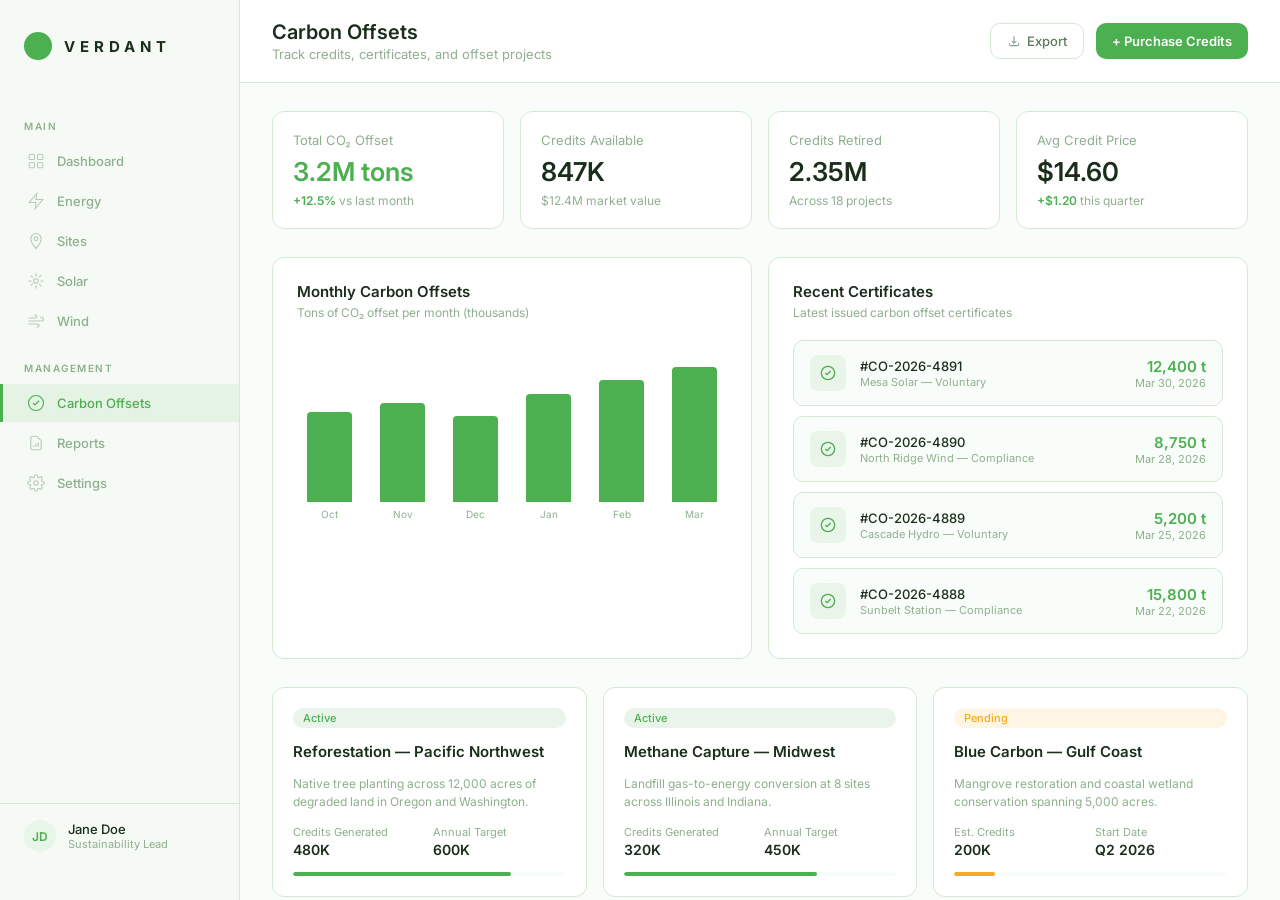
<file: offsets.html>
<!DOCTYPE html>
<html lang="en">
<head>
  <meta charset="UTF-8">
  <meta name="viewport" content="width=device-width, initial-scale=1.0">
  <title>Verdant Energy — Carbon Offsets</title>
  <link rel="preconnect" href="https://fonts.googleapis.com">
  <link rel="preconnect" href="https://fonts.gstatic.com" crossorigin>
  <link href="https://fonts.googleapis.com/css2?family=Inter:wght@300;400;500;600;700&display=swap" rel="stylesheet">
  <link rel="stylesheet" href="shared.css">
  <style>
    .kpi-grid { display: grid; grid-template-columns: repeat(4, 1fr); gap: 16px; }
    .kpi-card { background: var(--bg-card); border: 1px solid var(--border); border-radius: 12px; padding: 20px; }
    .kpi-label { font-size: 13px; color: var(--text-muted); margin-bottom: 8px; }
    .kpi-value { font-size: 26px; font-weight: 600; }
    .kpi-sub { font-size: 12px; color: var(--text-muted); margin-top: 6px; }
    .kpi-trend { font-size: 12px; font-weight: 600; }
    .kpi-trend.up { color: var(--green); }

    .two-col { display: grid; grid-template-columns: 1fr 1fr; gap: 16px; }
    .card { background: var(--bg-card); border: 1px solid var(--border); border-radius: 12px; padding: 24px; }
    .card-title { font-size: 15px; font-weight: 600; margin-bottom: 4px; }
    .card-subtitle { font-size: 12px; color: var(--text-muted); margin-bottom: 20px; }

    /* Monthly offset chart */
    .offset-chart { display: flex; align-items: flex-end; gap: 8px; height: 180px; }
    .offset-bar-group { flex: 1; display: flex; flex-direction: column; align-items: center; gap: 6px; height: 100%; justify-content: flex-end; }
    .offset-bar { width: 70%; border-radius: 4px 4px 0 0; }
    .offset-label { font-size: 10px; color: var(--text-muted); }

    .chart-legend { display: flex; gap: 20px; margin-top: 16px; padding-top: 16px; border-top: 1px solid var(--border); }
    .legend-item { display: flex; align-items: center; gap: 6px; font-size: 12px; color: var(--text-secondary); }
    .legend-dot { width: 8px; height: 8px; border-radius: 50%; }

    /* Certificate list */
    .cert-list { display: flex; flex-direction: column; gap: 10px; }

    .cert-row {
      display: flex;
      align-items: center;
      gap: 14px;
      padding: 14px 16px;
      background: var(--bg-primary);
      border: 1px solid var(--border);
      border-radius: 10px;
    }

    .cert-icon {
      width: 36px; height: 36px; border-radius: 8px;
      display: flex; align-items: center; justify-content: center;
      background: rgba(76,175,80,0.1); color: var(--green);
      flex-shrink: 0;
    }

    .cert-info { flex: 1; }
    .cert-id { font-size: 13px; font-weight: 500; color: var(--text-primary); }
    .cert-project { font-size: 11px; color: var(--text-muted); margin-top: 1px; }
    .cert-amount { font-size: 15px; font-weight: 600; text-align: right; }
    .cert-date { font-size: 11px; color: var(--text-muted); text-align: right; }

    .badge { display: inline-block; padding: 3px 10px; border-radius: 20px; font-size: 11px; font-weight: 500; }
    .badge.green { background: rgba(76,175,80,0.12); color: var(--green); }
    .badge.yellow { background: rgba(249,168,37,0.12); color: var(--yellow); }
    .badge.blue { background: rgba(30,136,229,0.12); color: var(--blue); }

    /* Project cards */
    .project-grid { display: grid; grid-template-columns: repeat(3, 1fr); gap: 16px; }

    .project-card {
      background: var(--bg-card);
      border: 1px solid var(--border);
      border-radius: 12px;
      padding: 20px;
      display: flex;
      flex-direction: column;
      gap: 14px;
    }

    .project-type { font-size: 11px; font-weight: 500; letter-spacing: 0.5px; text-transform: uppercase; }
    .project-name { font-size: 15px; font-weight: 600; }
    .project-desc { font-size: 12px; color: var(--text-muted); line-height: 1.5; }

    .project-stats { display: grid; grid-template-columns: 1fr 1fr; gap: 8px; }
    .project-stat-label { font-size: 11px; color: var(--text-muted); }
    .project-stat-value { font-size: 14px; font-weight: 600; margin-top: 2px; }

    .progress-bar { height: 4px; background: var(--bg-input); border-radius: 2px; overflow: hidden; }
    .progress-fill { height: 100%; border-radius: 2px; }
  </style>
</head>
<body>
  <div class="layout">
    <aside class="sidebar">
      <div class="sidebar-logo"><div class="circle"></div><span>VERDANT</span></div>
      <nav class="nav">
        <span class="nav-section">Main</span>
        <a href="dashboard.html" class="nav-item"><span class="nav-icon"><svg width="18" height="18" fill="none" stroke="currentColor" stroke-width="1.5" viewBox="0 0 24 24"><rect x="3" y="3" width="7" height="7" rx="1.5"/><rect x="14" y="3" width="7" height="7" rx="1.5"/><rect x="3" y="14" width="7" height="7" rx="1.5"/><rect x="14" y="14" width="7" height="7" rx="1.5"/></svg></span>Dashboard</a>
        <a href="energy.html" class="nav-item"><span class="nav-icon"><svg width="18" height="18" fill="none" stroke="currentColor" stroke-width="1.5" viewBox="0 0 24 24"><path d="M13 2L3 14h9l-1 8 10-12h-9l1-8z"/></svg></span>Energy</a>
        <a href="sites.html" class="nav-item"><span class="nav-icon"><svg width="18" height="18" fill="none" stroke="currentColor" stroke-width="1.5" viewBox="0 0 24 24"><path d="M12 2a7 7 0 00-7 7c0 5.25 7 13 7 13s7-7.75 7-13a7 7 0 00-7-7z"/><circle cx="12" cy="9" r="2.5"/></svg></span>Sites</a>
        <a href="solar.html" class="nav-item"><span class="nav-icon"><svg width="18" height="18" fill="none" stroke="currentColor" stroke-width="1.5" viewBox="0 0 24 24"><circle cx="12" cy="12" r="3"/><path d="M12 2v4m0 12v4m-7.07-3.93l2.83-2.83m8.48-8.48l2.83-2.83M2 12h4m12 0h4M4.93 4.93l2.83 2.83m8.48 8.48l2.83 2.83"/></svg></span>Solar</a>
        <a href="wind.html" class="nav-item"><span class="nav-icon"><svg width="18" height="18" fill="none" stroke="currentColor" stroke-width="1.5" viewBox="0 0 24 24"><path d="M9.59 4.59A2 2 0 1111 8H2m10.59 11.41A2 2 0 1014 16H2m15.73-8.27A2.5 2.5 0 1119.5 12H2"/></svg></span>Wind</a>
        <span class="nav-section">Management</span>
        <a href="offsets.html" class="nav-item active"><span class="nav-icon"><svg width="18" height="18" fill="none" stroke="currentColor" stroke-width="1.5" viewBox="0 0 24 24"><path d="M12 22c5.523 0 10-4.477 10-10S17.523 2 12 2 2 6.477 2 12s4.477 10 10 10z"/><path d="M8 12l2.5 2.5L16 9"/></svg></span>Carbon Offsets</a>
        <a href="reports.html" class="nav-item"><span class="nav-icon"><svg width="18" height="18" fill="none" stroke="currentColor" stroke-width="1.5" viewBox="0 0 24 24"><path d="M9 17v-2m3 2v-4m3 4v-6m2 10H7a2 2 0 01-2-2V5a2 2 0 012-2h5.586a1 1 0 01.707.293l5.414 5.414a1 1 0 01.293.707V19a2 2 0 01-2 2z"/></svg></span>Reports</a>
        <a href="settings.html" class="nav-item"><span class="nav-icon"><svg width="18" height="18" fill="none" stroke="currentColor" stroke-width="1.5" viewBox="0 0 24 24"><circle cx="12" cy="12" r="3"/><path d="M19.4 15a1.65 1.65 0 00.33 1.82l.06.06a2 2 0 01-2.83 2.83l-.06-.06a1.65 1.65 0 00-1.82-.33 1.65 1.65 0 00-1 1.51V21a2 2 0 01-4 0v-.09a1.65 1.65 0 00-1.08-1.51 1.65 1.65 0 00-1.82.33l-.06.06a2 2 0 01-2.83-2.83l.06-.06a1.65 1.65 0 00.33-1.82 1.65 1.65 0 00-1.51-1H3a2 2 0 010-4h.09a1.65 1.65 0 001.51-1.08 1.65 1.65 0 00-.33-1.82l-.06-.06a2 2 0 012.83-2.83l.06.06a1.65 1.65 0 001.82.33H9a1.65 1.65 0 001-1.51V3a2 2 0 014 0v.09a1.65 1.65 0 001 1.51 1.65 1.65 0 001.82-.33l.06-.06a2 2 0 012.83 2.83l-.06.06a1.65 1.65 0 00-.33 1.82V9c.26.604.852.997 1.51 1H21a2 2 0 010 4h-.09c-.658.003-1.25.396-1.51 1z"/></svg></span>Settings</a>
      </nav>
      <div class="sidebar-footer"><div class="avatar">JD</div><div class="user-info"><div class="user-name">Jane Doe</div><div class="user-role">Sustainability Lead</div></div></div>
    </aside>

    <main class="main">
      <header class="topbar">
        <div class="topbar-left"><h1>Carbon Offsets</h1><p>Track credits, certificates, and offset projects</p></div>
        <div class="topbar-actions">
          <button class="btn-outline"><svg width="14" height="14" fill="none" stroke="currentColor" stroke-width="1.5" viewBox="0 0 24 24"><path d="M4 16v2a2 2 0 002 2h12a2 2 0 002-2v-2m-4-4l-4 4m0 0l-4-4m4 4V4"/></svg> Export</button>
          <button class="btn-primary">+ Purchase Credits</button>
        </div>
      </header>

      <div class="content">
        <div class="kpi-grid">
          <div class="kpi-card">
            <div class="kpi-label">Total CO&#8322; Offset</div>
            <div class="kpi-value" style="color:var(--green)">3.2M tons</div>
            <div class="kpi-sub"><span class="kpi-trend up">+12.5%</span> vs last month</div>
          </div>
          <div class="kpi-card">
            <div class="kpi-label">Credits Available</div>
            <div class="kpi-value">847K</div>
            <div class="kpi-sub">$12.4M market value</div>
          </div>
          <div class="kpi-card">
            <div class="kpi-label">Credits Retired</div>
            <div class="kpi-value">2.35M</div>
            <div class="kpi-sub">Across 18 projects</div>
          </div>
          <div class="kpi-card">
            <div class="kpi-label">Avg Credit Price</div>
            <div class="kpi-value">$14.60</div>
            <div class="kpi-sub"><span class="kpi-trend up">+$1.20</span> this quarter</div>
          </div>
        </div>

        <div class="two-col">
          <!-- Monthly Offsets -->
          <div class="card">
            <div class="card-title">Monthly Carbon Offsets</div>
            <div class="card-subtitle">Tons of CO&#8322; offset per month (thousands)</div>
            <div class="offset-chart">
              <div class="offset-bar-group"><div class="offset-bar" style="height:50%;background:var(--green)"></div><span class="offset-label">Oct</span></div>
              <div class="offset-bar-group"><div class="offset-bar" style="height:55%;background:var(--green)"></div><span class="offset-label">Nov</span></div>
              <div class="offset-bar-group"><div class="offset-bar" style="height:48%;background:var(--green)"></div><span class="offset-label">Dec</span></div>
              <div class="offset-bar-group"><div class="offset-bar" style="height:60%;background:var(--green)"></div><span class="offset-label">Jan</span></div>
              <div class="offset-bar-group"><div class="offset-bar" style="height:68%;background:var(--green)"></div><span class="offset-label">Feb</span></div>
              <div class="offset-bar-group"><div class="offset-bar" style="height:75%;background:var(--green)"></div><span class="offset-label">Mar</span></div>
            </div>
          </div>

          <!-- Recent Certificates -->
          <div class="card">
            <div class="card-title">Recent Certificates</div>
            <div class="card-subtitle">Latest issued carbon offset certificates</div>
            <div class="cert-list">
              <div class="cert-row">
                <div class="cert-icon"><svg width="16" height="16" fill="none" stroke="currentColor" stroke-width="2" viewBox="0 0 24 24"><path d="M12 22c5.523 0 10-4.477 10-10S17.523 2 12 2 2 6.477 2 12s4.477 10 10 10z"/><path d="M8 12l2.5 2.5L16 9"/></svg></div>
                <div class="cert-info"><div class="cert-id">#CO-2026-4891</div><div class="cert-project">Mesa Solar — Voluntary</div></div>
                <div><div class="cert-amount" style="color:var(--green)">12,400 t</div><div class="cert-date">Mar 30, 2026</div></div>
              </div>
              <div class="cert-row">
                <div class="cert-icon"><svg width="16" height="16" fill="none" stroke="currentColor" stroke-width="2" viewBox="0 0 24 24"><path d="M12 22c5.523 0 10-4.477 10-10S17.523 2 12 2 2 6.477 2 12s4.477 10 10 10z"/><path d="M8 12l2.5 2.5L16 9"/></svg></div>
                <div class="cert-info"><div class="cert-id">#CO-2026-4890</div><div class="cert-project">North Ridge Wind — Compliance</div></div>
                <div><div class="cert-amount" style="color:var(--green)">8,750 t</div><div class="cert-date">Mar 28, 2026</div></div>
              </div>
              <div class="cert-row">
                <div class="cert-icon"><svg width="16" height="16" fill="none" stroke="currentColor" stroke-width="2" viewBox="0 0 24 24"><path d="M12 22c5.523 0 10-4.477 10-10S17.523 2 12 2 2 6.477 2 12s4.477 10 10 10z"/><path d="M8 12l2.5 2.5L16 9"/></svg></div>
                <div class="cert-info"><div class="cert-id">#CO-2026-4889</div><div class="cert-project">Cascade Hydro — Voluntary</div></div>
                <div><div class="cert-amount" style="color:var(--green)">5,200 t</div><div class="cert-date">Mar 25, 2026</div></div>
              </div>
              <div class="cert-row">
                <div class="cert-icon"><svg width="16" height="16" fill="none" stroke="currentColor" stroke-width="2" viewBox="0 0 24 24"><path d="M12 22c5.523 0 10-4.477 10-10S17.523 2 12 2 2 6.477 2 12s4.477 10 10 10z"/><path d="M8 12l2.5 2.5L16 9"/></svg></div>
                <div class="cert-info"><div class="cert-id">#CO-2026-4888</div><div class="cert-project">Sunbelt Station — Compliance</div></div>
                <div><div class="cert-amount" style="color:var(--green)">15,800 t</div><div class="cert-date">Mar 22, 2026</div></div>
              </div>
            </div>
          </div>
        </div>

        <!-- Offset Projects -->
        <div class="project-grid">
          <div class="project-card">
            <span class="badge green">Active</span>
            <div class="project-name">Reforestation — Pacific Northwest</div>
            <div class="project-desc">Native tree planting across 12,000 acres of degraded land in Oregon and Washington.</div>
            <div class="project-stats">
              <div><div class="project-stat-label">Credits Generated</div><div class="project-stat-value">480K</div></div>
              <div><div class="project-stat-label">Annual Target</div><div class="project-stat-value">600K</div></div>
            </div>
            <div class="progress-bar"><div class="progress-fill" style="width:80%;background:var(--green)"></div></div>
          </div>
          <div class="project-card">
            <span class="badge green">Active</span>
            <div class="project-name">Methane Capture — Midwest</div>
            <div class="project-desc">Landfill gas-to-energy conversion at 8 sites across Illinois and Indiana.</div>
            <div class="project-stats">
              <div><div class="project-stat-label">Credits Generated</div><div class="project-stat-value">320K</div></div>
              <div><div class="project-stat-label">Annual Target</div><div class="project-stat-value">450K</div></div>
            </div>
            <div class="progress-bar"><div class="progress-fill" style="width:71%;background:var(--green)"></div></div>
          </div>
          <div class="project-card">
            <span class="badge yellow">Pending</span>
            <div class="project-name">Blue Carbon — Gulf Coast</div>
            <div class="project-desc">Mangrove restoration and coastal wetland conservation spanning 5,000 acres.</div>
            <div class="project-stats">
              <div><div class="project-stat-label">Est. Credits</div><div class="project-stat-value">200K</div></div>
              <div><div class="project-stat-label">Start Date</div><div class="project-stat-value">Q2 2026</div></div>
            </div>
            <div class="progress-bar"><div class="progress-fill" style="width:15%;background:var(--yellow)"></div></div>
          </div>
        </div>
      </div>
    </main>
  </div>
</body>
</html>
</file>
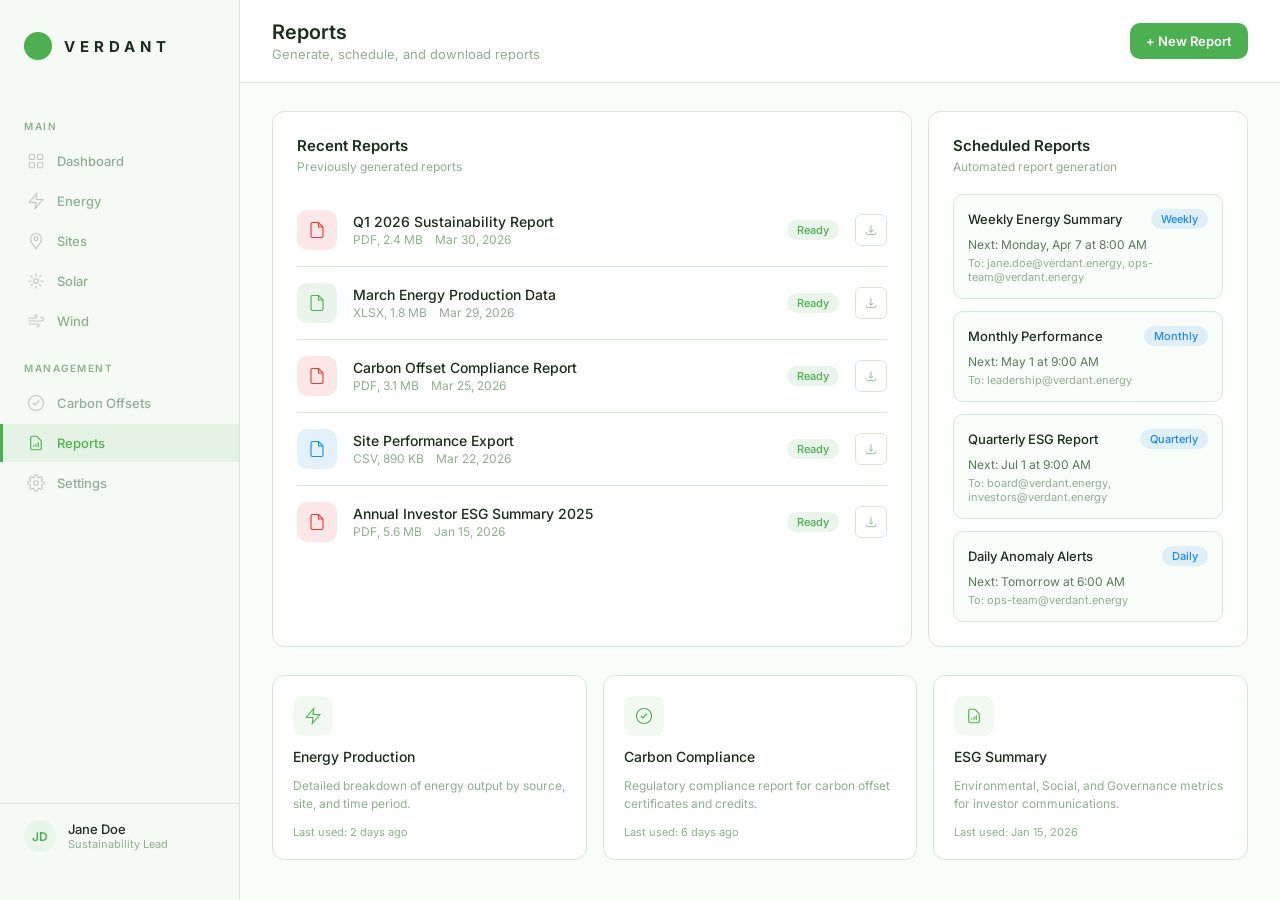
<file: reports.html>
<!DOCTYPE html>
<html lang="en">
<head>
  <meta charset="UTF-8">
  <meta name="viewport" content="width=device-width, initial-scale=1.0">
  <title>Verdant Energy — Reports</title>
  <link rel="preconnect" href="https://fonts.googleapis.com">
  <link rel="preconnect" href="https://fonts.gstatic.com" crossorigin>
  <link href="https://fonts.googleapis.com/css2?family=Inter:wght@300;400;500;600;700&display=swap" rel="stylesheet">
  <link rel="stylesheet" href="shared.css">
  <style>
    .two-col { display: grid; grid-template-columns: 2fr 1fr; gap: 16px; }
    .card { background: var(--bg-card); border: 1px solid var(--border); border-radius: 12px; padding: 24px; }
    .card-title { font-size: 15px; font-weight: 600; margin-bottom: 4px; }
    .card-subtitle { font-size: 12px; color: var(--text-muted); margin-bottom: 20px; }

    .report-list { display: flex; flex-direction: column; gap: 0; }

    .report-item {
      display: flex;
      align-items: center;
      gap: 16px;
      padding: 16px 0;
      border-bottom: 1px solid var(--border);
    }
    .report-item:last-child { border-bottom: none; }

    .report-icon {
      width: 40px; height: 40px; border-radius: 10px;
      display: flex; align-items: center; justify-content: center;
      flex-shrink: 0;
    }

    .report-icon.pdf { background: rgba(229,57,53,0.12); color: var(--red); }
    .report-icon.xlsx { background: rgba(76,175,80,0.12); color: var(--green); }
    .report-icon.csv { background: rgba(30,136,229,0.12); color: var(--blue); }

    .report-info { flex: 1; }
    .report-name { font-size: 14px; font-weight: 500; color: var(--text-primary); }
    .report-meta { font-size: 12px; color: var(--text-muted); margin-top: 2px; display: flex; gap: 12px; }

    .report-actions { display: flex; gap: 8px; }

    .icon-btn {
      width: 32px; height: 32px;
      border-radius: 6px;
      border: 1px solid var(--border);
      background: transparent;
      color: var(--text-muted);
      display: flex; align-items: center; justify-content: center;
      cursor: pointer;
    }

    .icon-btn:hover { border-color: var(--green); color: var(--green); }

    .badge { display: inline-block; padding: 3px 10px; border-radius: 20px; font-size: 11px; font-weight: 500; }
    .badge.green { background: rgba(76,175,80,0.12); color: var(--green); }
    .badge.yellow { background: rgba(249,168,37,0.12); color: var(--yellow); }
    .badge.blue { background: rgba(30,136,229,0.12); color: var(--blue); }

    /* Schedule cards */
    .schedule-list { display: flex; flex-direction: column; gap: 12px; }

    .schedule-item {
      padding: 14px;
      background: var(--bg-primary);
      border: 1px solid var(--border);
      border-radius: 10px;
    }

    .schedule-header {
      display: flex; align-items: center; justify-content: space-between;
      margin-bottom: 8px;
    }

    .schedule-name { font-size: 13px; font-weight: 500; color: var(--text-primary); }
    .schedule-freq { font-size: 11px; color: var(--text-muted); }
    .schedule-next { font-size: 12px; color: var(--text-secondary); }
    .schedule-recipients { font-size: 11px; color: var(--text-muted); margin-top: 4px; }

    /* Template grid */
    .template-grid { display: grid; grid-template-columns: repeat(3, 1fr); gap: 16px; }

    .template-card {
      background: var(--bg-card);
      border: 1px solid var(--border);
      border-radius: 12px;
      padding: 20px;
      display: flex;
      flex-direction: column;
      gap: 12px;
      cursor: pointer;
      transition: border-color 0.15s;
    }

    .template-card:hover { border-color: var(--green); }

    .template-icon {
      width: 40px; height: 40px; border-radius: 10px;
      display: flex; align-items: center; justify-content: center;
      background: rgba(76,175,80,0.08);
      color: var(--green);
    }

    .template-name { font-size: 14px; font-weight: 500; }
    .template-desc { font-size: 12px; color: var(--text-muted); line-height: 1.5; }
    .template-meta { font-size: 11px; color: var(--text-muted); }
  </style>
</head>
<body>
  <div class="layout">
    <aside class="sidebar">
      <div class="sidebar-logo"><div class="circle"></div><span>VERDANT</span></div>
      <nav class="nav">
        <span class="nav-section">Main</span>
        <a href="dashboard.html" class="nav-item"><span class="nav-icon"><svg width="18" height="18" fill="none" stroke="currentColor" stroke-width="1.5" viewBox="0 0 24 24"><rect x="3" y="3" width="7" height="7" rx="1.5"/><rect x="14" y="3" width="7" height="7" rx="1.5"/><rect x="3" y="14" width="7" height="7" rx="1.5"/><rect x="14" y="14" width="7" height="7" rx="1.5"/></svg></span>Dashboard</a>
        <a href="energy.html" class="nav-item"><span class="nav-icon"><svg width="18" height="18" fill="none" stroke="currentColor" stroke-width="1.5" viewBox="0 0 24 24"><path d="M13 2L3 14h9l-1 8 10-12h-9l1-8z"/></svg></span>Energy</a>
        <a href="sites.html" class="nav-item"><span class="nav-icon"><svg width="18" height="18" fill="none" stroke="currentColor" stroke-width="1.5" viewBox="0 0 24 24"><path d="M12 2a7 7 0 00-7 7c0 5.25 7 13 7 13s7-7.75 7-13a7 7 0 00-7-7z"/><circle cx="12" cy="9" r="2.5"/></svg></span>Sites</a>
        <a href="solar.html" class="nav-item"><span class="nav-icon"><svg width="18" height="18" fill="none" stroke="currentColor" stroke-width="1.5" viewBox="0 0 24 24"><circle cx="12" cy="12" r="3"/><path d="M12 2v4m0 12v4m-7.07-3.93l2.83-2.83m8.48-8.48l2.83-2.83M2 12h4m12 0h4M4.93 4.93l2.83 2.83m8.48 8.48l2.83 2.83"/></svg></span>Solar</a>
        <a href="wind.html" class="nav-item"><span class="nav-icon"><svg width="18" height="18" fill="none" stroke="currentColor" stroke-width="1.5" viewBox="0 0 24 24"><path d="M9.59 4.59A2 2 0 1111 8H2m10.59 11.41A2 2 0 1014 16H2m15.73-8.27A2.5 2.5 0 1119.5 12H2"/></svg></span>Wind</a>
        <span class="nav-section">Management</span>
        <a href="offsets.html" class="nav-item"><span class="nav-icon"><svg width="18" height="18" fill="none" stroke="currentColor" stroke-width="1.5" viewBox="0 0 24 24"><path d="M12 22c5.523 0 10-4.477 10-10S17.523 2 12 2 2 6.477 2 12s4.477 10 10 10z"/><path d="M8 12l2.5 2.5L16 9"/></svg></span>Carbon Offsets</a>
        <a href="reports.html" class="nav-item active"><span class="nav-icon"><svg width="18" height="18" fill="none" stroke="currentColor" stroke-width="1.5" viewBox="0 0 24 24"><path d="M9 17v-2m3 2v-4m3 4v-6m2 10H7a2 2 0 01-2-2V5a2 2 0 012-2h5.586a1 1 0 01.707.293l5.414 5.414a1 1 0 01.293.707V19a2 2 0 01-2 2z"/></svg></span>Reports</a>
        <a href="settings.html" class="nav-item"><span class="nav-icon"><svg width="18" height="18" fill="none" stroke="currentColor" stroke-width="1.5" viewBox="0 0 24 24"><circle cx="12" cy="12" r="3"/><path d="M19.4 15a1.65 1.65 0 00.33 1.82l.06.06a2 2 0 01-2.83 2.83l-.06-.06a1.65 1.65 0 00-1.82-.33 1.65 1.65 0 00-1 1.51V21a2 2 0 01-4 0v-.09a1.65 1.65 0 00-1.08-1.51 1.65 1.65 0 00-1.82.33l-.06.06a2 2 0 01-2.83-2.83l.06-.06a1.65 1.65 0 00.33-1.82 1.65 1.65 0 00-1.51-1H3a2 2 0 010-4h.09a1.65 1.65 0 001.51-1.08 1.65 1.65 0 00-.33-1.82l-.06-.06a2 2 0 012.83-2.83l.06.06a1.65 1.65 0 001.82.33H9a1.65 1.65 0 001-1.51V3a2 2 0 014 0v.09a1.65 1.65 0 001 1.51 1.65 1.65 0 001.82-.33l.06-.06a2 2 0 012.83 2.83l-.06.06a1.65 1.65 0 00-.33 1.82V9c.26.604.852.997 1.51 1H21a2 2 0 010 4h-.09c-.658.003-1.25.396-1.51 1z"/></svg></span>Settings</a>
      </nav>
      <div class="sidebar-footer"><div class="avatar">JD</div><div class="user-info"><div class="user-name">Jane Doe</div><div class="user-role">Sustainability Lead</div></div></div>
    </aside>

    <main class="main">
      <header class="topbar">
        <div class="topbar-left"><h1>Reports</h1><p>Generate, schedule, and download reports</p></div>
        <div class="topbar-actions">
          <button class="btn-primary">+ New Report</button>
        </div>
      </header>

      <div class="content">
        <div class="two-col">
          <!-- Recent Reports -->
          <div class="card">
            <div class="card-title">Recent Reports</div>
            <div class="card-subtitle">Previously generated reports</div>
            <div class="report-list">
              <div class="report-item">
                <div class="report-icon pdf"><svg width="18" height="18" fill="none" stroke="currentColor" stroke-width="1.5" viewBox="0 0 24 24"><path d="M14 2H6a2 2 0 00-2 2v16a2 2 0 002 2h12a2 2 0 002-2V8z"/><path d="M14 2v6h6"/></svg></div>
                <div class="report-info">
                  <div class="report-name">Q1 2026 Sustainability Report</div>
                  <div class="report-meta"><span>PDF, 2.4 MB</span><span>Mar 30, 2026</span></div>
                </div>
                <span class="badge green">Ready</span>
                <div class="report-actions">
                  <button class="icon-btn"><svg width="14" height="14" fill="none" stroke="currentColor" stroke-width="1.5" viewBox="0 0 24 24"><path d="M4 16v2a2 2 0 002 2h12a2 2 0 002-2v-2m-4-4l-4 4m0 0l-4-4m4 4V4"/></svg></button>
                </div>
              </div>
              <div class="report-item">
                <div class="report-icon xlsx"><svg width="18" height="18" fill="none" stroke="currentColor" stroke-width="1.5" viewBox="0 0 24 24"><path d="M14 2H6a2 2 0 00-2 2v16a2 2 0 002 2h12a2 2 0 002-2V8z"/><path d="M14 2v6h6"/></svg></div>
                <div class="report-info">
                  <div class="report-name">March Energy Production Data</div>
                  <div class="report-meta"><span>XLSX, 1.8 MB</span><span>Mar 29, 2026</span></div>
                </div>
                <span class="badge green">Ready</span>
                <div class="report-actions">
                  <button class="icon-btn"><svg width="14" height="14" fill="none" stroke="currentColor" stroke-width="1.5" viewBox="0 0 24 24"><path d="M4 16v2a2 2 0 002 2h12a2 2 0 002-2v-2m-4-4l-4 4m0 0l-4-4m4 4V4"/></svg></button>
                </div>
              </div>
              <div class="report-item">
                <div class="report-icon pdf"><svg width="18" height="18" fill="none" stroke="currentColor" stroke-width="1.5" viewBox="0 0 24 24"><path d="M14 2H6a2 2 0 00-2 2v16a2 2 0 002 2h12a2 2 0 002-2V8z"/><path d="M14 2v6h6"/></svg></div>
                <div class="report-info">
                  <div class="report-name">Carbon Offset Compliance Report</div>
                  <div class="report-meta"><span>PDF, 3.1 MB</span><span>Mar 25, 2026</span></div>
                </div>
                <span class="badge green">Ready</span>
                <div class="report-actions">
                  <button class="icon-btn"><svg width="14" height="14" fill="none" stroke="currentColor" stroke-width="1.5" viewBox="0 0 24 24"><path d="M4 16v2a2 2 0 002 2h12a2 2 0 002-2v-2m-4-4l-4 4m0 0l-4-4m4 4V4"/></svg></button>
                </div>
              </div>
              <div class="report-item">
                <div class="report-icon csv"><svg width="18" height="18" fill="none" stroke="currentColor" stroke-width="1.5" viewBox="0 0 24 24"><path d="M14 2H6a2 2 0 00-2 2v16a2 2 0 002 2h12a2 2 0 002-2V8z"/><path d="M14 2v6h6"/></svg></div>
                <div class="report-info">
                  <div class="report-name">Site Performance Export</div>
                  <div class="report-meta"><span>CSV, 890 KB</span><span>Mar 22, 2026</span></div>
                </div>
                <span class="badge green">Ready</span>
                <div class="report-actions">
                  <button class="icon-btn"><svg width="14" height="14" fill="none" stroke="currentColor" stroke-width="1.5" viewBox="0 0 24 24"><path d="M4 16v2a2 2 0 002 2h12a2 2 0 002-2v-2m-4-4l-4 4m0 0l-4-4m4 4V4"/></svg></button>
                </div>
              </div>
              <div class="report-item">
                <div class="report-icon pdf"><svg width="18" height="18" fill="none" stroke="currentColor" stroke-width="1.5" viewBox="0 0 24 24"><path d="M14 2H6a2 2 0 00-2 2v16a2 2 0 002 2h12a2 2 0 002-2V8z"/><path d="M14 2v6h6"/></svg></div>
                <div class="report-info">
                  <div class="report-name">Annual Investor ESG Summary 2025</div>
                  <div class="report-meta"><span>PDF, 5.6 MB</span><span>Jan 15, 2026</span></div>
                </div>
                <span class="badge green">Ready</span>
                <div class="report-actions">
                  <button class="icon-btn"><svg width="14" height="14" fill="none" stroke="currentColor" stroke-width="1.5" viewBox="0 0 24 24"><path d="M4 16v2a2 2 0 002 2h12a2 2 0 002-2v-2m-4-4l-4 4m0 0l-4-4m4 4V4"/></svg></button>
                </div>
              </div>
            </div>
          </div>

          <!-- Scheduled Reports -->
          <div class="card">
            <div class="card-title">Scheduled Reports</div>
            <div class="card-subtitle">Automated report generation</div>
            <div class="schedule-list">
              <div class="schedule-item">
                <div class="schedule-header">
                  <span class="schedule-name">Weekly Energy Summary</span>
                  <span class="badge blue">Weekly</span>
                </div>
                <div class="schedule-next">Next: Monday, Apr 7 at 8:00 AM</div>
                <div class="schedule-recipients">To: jane.doe@verdant.energy, ops-team@verdant.energy</div>
              </div>
              <div class="schedule-item">
                <div class="schedule-header">
                  <span class="schedule-name">Monthly Performance</span>
                  <span class="badge blue">Monthly</span>
                </div>
                <div class="schedule-next">Next: May 1 at 9:00 AM</div>
                <div class="schedule-recipients">To: leadership@verdant.energy</div>
              </div>
              <div class="schedule-item">
                <div class="schedule-header">
                  <span class="schedule-name">Quarterly ESG Report</span>
                  <span class="badge blue">Quarterly</span>
                </div>
                <div class="schedule-next">Next: Jul 1 at 9:00 AM</div>
                <div class="schedule-recipients">To: board@verdant.energy, investors@verdant.energy</div>
              </div>
              <div class="schedule-item">
                <div class="schedule-header">
                  <span class="schedule-name">Daily Anomaly Alerts</span>
                  <span class="badge blue">Daily</span>
                </div>
                <div class="schedule-next">Next: Tomorrow at 6:00 AM</div>
                <div class="schedule-recipients">To: ops-team@verdant.energy</div>
              </div>
            </div>
          </div>
        </div>

        <!-- Report Templates -->
        <div class="template-grid">
          <div class="template-card">
            <div class="template-icon"><svg width="18" height="18" fill="none" stroke="currentColor" stroke-width="1.5" viewBox="0 0 24 24"><path d="M13 2L3 14h9l-1 8 10-12h-9l1-8z"/></svg></div>
            <div class="template-name">Energy Production</div>
            <div class="template-desc">Detailed breakdown of energy output by source, site, and time period.</div>
            <div class="template-meta">Last used: 2 days ago</div>
          </div>
          <div class="template-card">
            <div class="template-icon"><svg width="18" height="18" fill="none" stroke="currentColor" stroke-width="1.5" viewBox="0 0 24 24"><path d="M12 22c5.523 0 10-4.477 10-10S17.523 2 12 2 2 6.477 2 12s4.477 10 10 10z"/><path d="M8 12l2.5 2.5L16 9"/></svg></div>
            <div class="template-name">Carbon Compliance</div>
            <div class="template-desc">Regulatory compliance report for carbon offset certificates and credits.</div>
            <div class="template-meta">Last used: 6 days ago</div>
          </div>
          <div class="template-card">
            <div class="template-icon"><svg width="18" height="18" fill="none" stroke="currentColor" stroke-width="1.5" viewBox="0 0 24 24"><path d="M9 17v-2m3 2v-4m3 4v-6m2 10H7a2 2 0 01-2-2V5a2 2 0 012-2h5.586a1 1 0 01.707.293l5.414 5.414a1 1 0 01.293.707V19a2 2 0 01-2 2z"/></svg></div>
            <div class="template-name">ESG Summary</div>
            <div class="template-desc">Environmental, Social, and Governance metrics for investor communications.</div>
            <div class="template-meta">Last used: Jan 15, 2026</div>
          </div>
        </div>
      </div>
    </main>
  </div>
</body>
</html>
</file>
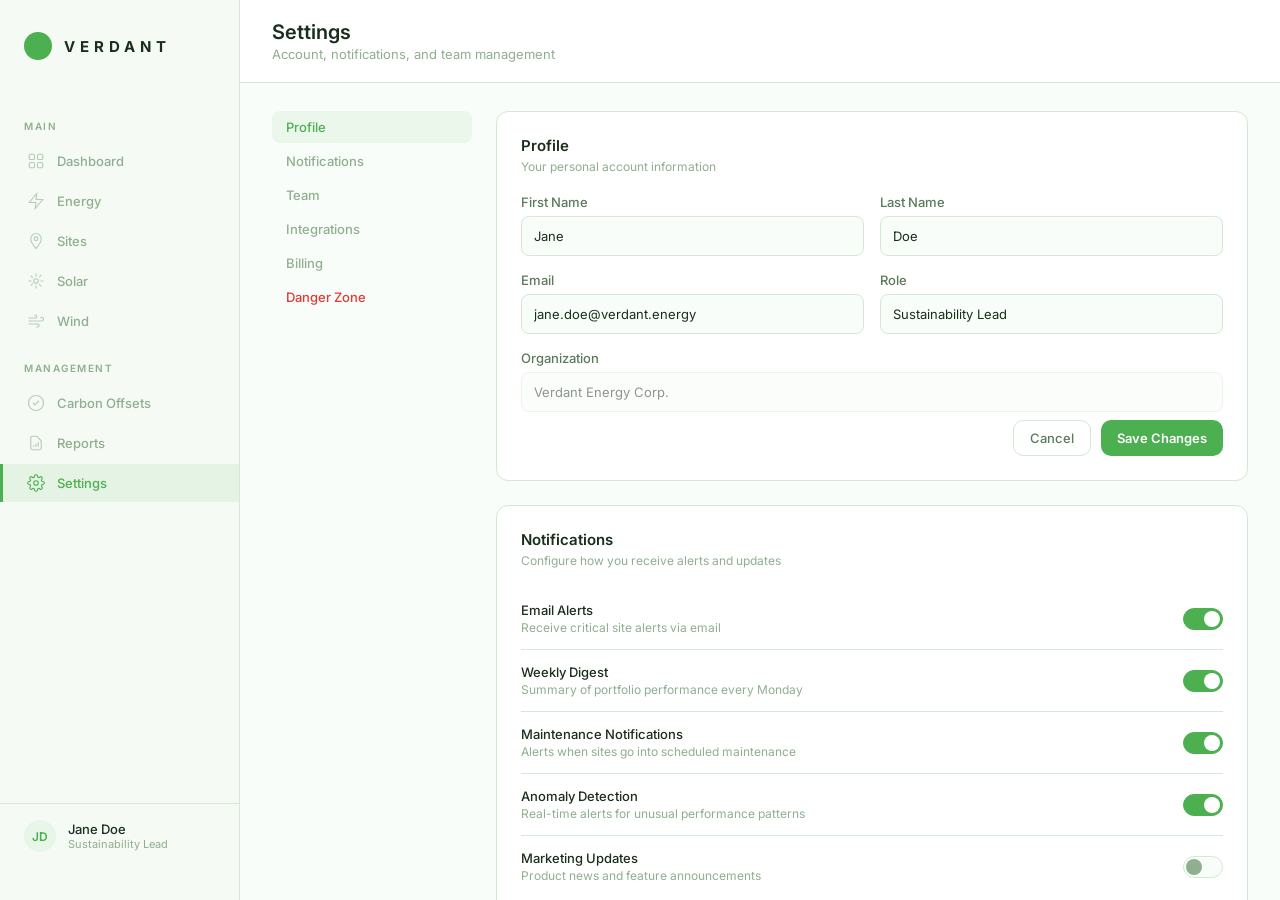
<file: settings.html>
<!DOCTYPE html>
<html lang="en">
<head>
  <meta charset="UTF-8">
  <meta name="viewport" content="width=device-width, initial-scale=1.0">
  <title>Verdant Energy — Settings</title>
  <link rel="preconnect" href="https://fonts.googleapis.com">
  <link rel="preconnect" href="https://fonts.gstatic.com" crossorigin>
  <link href="https://fonts.googleapis.com/css2?family=Inter:wght@300;400;500;600;700&display=swap" rel="stylesheet">
  <link rel="stylesheet" href="shared.css">
  <style>
    .settings-layout { display: grid; grid-template-columns: 200px 1fr; gap: 24px; }

    .settings-nav { display: flex; flex-direction: column; gap: 2px; }

    .settings-nav-item {
      padding: 8px 14px;
      font-size: 13px;
      font-weight: 500;
      color: var(--text-muted);
      text-decoration: none;
      border-radius: 8px;
      transition: all 0.15s;
      cursor: pointer;
    }

    .settings-nav-item:hover { color: var(--text-secondary); background: rgba(76,175,80,0.04); }
    .settings-nav-item.active { color: var(--green); background: rgba(76,175,80,0.08); }

    .settings-panel { display: flex; flex-direction: column; gap: 24px; }

    .card {
      background: var(--bg-card);
      border: 1px solid var(--border);
      border-radius: 12px;
      padding: 24px;
    }

    .card-title { font-size: 15px; font-weight: 600; margin-bottom: 4px; }
    .card-subtitle { font-size: 12px; color: var(--text-muted); margin-bottom: 20px; }

    .form-grid {
      display: grid;
      grid-template-columns: 1fr 1fr;
      gap: 16px;
    }

    .form-group { display: flex; flex-direction: column; gap: 6px; }
    .form-group.full { grid-column: 1 / -1; }

    .form-label { font-size: 13px; font-weight: 500; color: var(--text-secondary); }

    .form-input {
      height: 40px;
      background: var(--bg-input);
      border: 1px solid var(--border);
      border-radius: 8px;
      padding: 0 12px;
      font-family: 'Inter', sans-serif;
      font-size: 13px;
      color: var(--text-primary);
      outline: none;
    }

    .form-input:focus { border-color: var(--green); }
    .form-input::placeholder { color: var(--text-muted); }

    .form-input.textarea {
      height: auto;
      min-height: 80px;
      padding: 10px 12px;
      resize: vertical;
    }

    .form-actions {
      display: flex;
      justify-content: flex-end;
      gap: 10px;
      padding-top: 8px;
    }

    /* Toggle */
    .toggle-list { display: flex; flex-direction: column; gap: 0; }

    .toggle-item {
      display: flex;
      align-items: center;
      justify-content: space-between;
      padding: 14px 0;
      border-bottom: 1px solid var(--border);
    }

    .toggle-item:last-child { border-bottom: none; }

    .toggle-info { flex: 1; }
    .toggle-name { font-size: 13px; font-weight: 500; color: var(--text-primary); }
    .toggle-desc { font-size: 12px; color: var(--text-muted); margin-top: 2px; }

    .toggle-switch {
      position: relative;
      width: 40px;
      height: 22px;
      flex-shrink: 0;
    }

    .toggle-switch input { opacity: 0; width: 0; height: 0; }

    .toggle-slider {
      position: absolute;
      cursor: pointer;
      top: 0; left: 0; right: 0; bottom: 0;
      background: var(--bg-input);
      border: 1px solid var(--border);
      border-radius: 11px;
      transition: 0.2s;
    }

    .toggle-slider::before {
      content: '';
      position: absolute;
      height: 16px; width: 16px;
      left: 2px; bottom: 2px;
      background: var(--text-muted);
      border-radius: 50%;
      transition: 0.2s;
    }

    .toggle-switch input:checked + .toggle-slider { background: var(--green); border-color: var(--green); }
    .toggle-switch input:checked + .toggle-slider::before { transform: translateX(18px); background: #fff; }

    /* Team members */
    .member-list { display: flex; flex-direction: column; gap: 0; }

    .member-item {
      display: flex;
      align-items: center;
      gap: 12px;
      padding: 12px 0;
      border-bottom: 1px solid var(--border);
    }

    .member-item:last-child { border-bottom: none; }

    .member-avatar {
      width: 36px; height: 36px; border-radius: 50%;
      display: flex; align-items: center; justify-content: center;
      font-weight: 600; font-size: 13px; flex-shrink: 0;
    }

    .member-info { flex: 1; }
    .member-name { font-size: 13px; font-weight: 500; color: var(--text-primary); }
    .member-email { font-size: 12px; color: var(--text-muted); }

    .role-badge {
      padding: 4px 10px;
      border-radius: 6px;
      font-size: 11px;
      font-weight: 500;
      background: var(--bg-input);
      border: 1px solid var(--border);
      color: var(--text-secondary);
    }

    .role-badge.admin { background: rgba(76,175,80,0.1); border-color: rgba(76,175,80,0.3); color: var(--green); }

    /* Danger zone */
    .danger-zone {
      border-color: rgba(229,57,53,0.3);
    }

    .danger-zone .card-title { color: var(--red); }

    .danger-item {
      display: flex;
      align-items: center;
      justify-content: space-between;
      padding: 14px 0;
      border-bottom: 1px solid var(--border);
    }

    .danger-item:last-child { border-bottom: none; }

    .btn-danger {
      height: 34px;
      padding: 0 14px;
      background: transparent;
      border: 1px solid rgba(229,57,53,0.4);
      border-radius: 8px;
      font-family: 'Inter', sans-serif;
      font-size: 12px;
      font-weight: 500;
      color: var(--red);
      cursor: pointer;
    }

    .btn-danger:hover { background: rgba(229,57,53,0.1); }
  </style>
</head>
<body>
  <div class="layout">
    <aside class="sidebar">
      <div class="sidebar-logo"><div class="circle"></div><span>VERDANT</span></div>
      <nav class="nav">
        <span class="nav-section">Main</span>
        <a href="dashboard.html" class="nav-item"><span class="nav-icon"><svg width="18" height="18" fill="none" stroke="currentColor" stroke-width="1.5" viewBox="0 0 24 24"><rect x="3" y="3" width="7" height="7" rx="1.5"/><rect x="14" y="3" width="7" height="7" rx="1.5"/><rect x="3" y="14" width="7" height="7" rx="1.5"/><rect x="14" y="14" width="7" height="7" rx="1.5"/></svg></span>Dashboard</a>
        <a href="energy.html" class="nav-item"><span class="nav-icon"><svg width="18" height="18" fill="none" stroke="currentColor" stroke-width="1.5" viewBox="0 0 24 24"><path d="M13 2L3 14h9l-1 8 10-12h-9l1-8z"/></svg></span>Energy</a>
        <a href="sites.html" class="nav-item"><span class="nav-icon"><svg width="18" height="18" fill="none" stroke="currentColor" stroke-width="1.5" viewBox="0 0 24 24"><path d="M12 2a7 7 0 00-7 7c0 5.25 7 13 7 13s7-7.75 7-13a7 7 0 00-7-7z"/><circle cx="12" cy="9" r="2.5"/></svg></span>Sites</a>
        <a href="solar.html" class="nav-item"><span class="nav-icon"><svg width="18" height="18" fill="none" stroke="currentColor" stroke-width="1.5" viewBox="0 0 24 24"><circle cx="12" cy="12" r="3"/><path d="M12 2v4m0 12v4m-7.07-3.93l2.83-2.83m8.48-8.48l2.83-2.83M2 12h4m12 0h4M4.93 4.93l2.83 2.83m8.48 8.48l2.83 2.83"/></svg></span>Solar</a>
        <a href="wind.html" class="nav-item"><span class="nav-icon"><svg width="18" height="18" fill="none" stroke="currentColor" stroke-width="1.5" viewBox="0 0 24 24"><path d="M9.59 4.59A2 2 0 1111 8H2m10.59 11.41A2 2 0 1014 16H2m15.73-8.27A2.5 2.5 0 1119.5 12H2"/></svg></span>Wind</a>
        <span class="nav-section">Management</span>
        <a href="offsets.html" class="nav-item"><span class="nav-icon"><svg width="18" height="18" fill="none" stroke="currentColor" stroke-width="1.5" viewBox="0 0 24 24"><path d="M12 22c5.523 0 10-4.477 10-10S17.523 2 12 2 2 6.477 2 12s4.477 10 10 10z"/><path d="M8 12l2.5 2.5L16 9"/></svg></span>Carbon Offsets</a>
        <a href="reports.html" class="nav-item"><span class="nav-icon"><svg width="18" height="18" fill="none" stroke="currentColor" stroke-width="1.5" viewBox="0 0 24 24"><path d="M9 17v-2m3 2v-4m3 4v-6m2 10H7a2 2 0 01-2-2V5a2 2 0 012-2h5.586a1 1 0 01.707.293l5.414 5.414a1 1 0 01.293.707V19a2 2 0 01-2 2z"/></svg></span>Reports</a>
        <a href="settings.html" class="nav-item active"><span class="nav-icon"><svg width="18" height="18" fill="none" stroke="currentColor" stroke-width="1.5" viewBox="0 0 24 24"><circle cx="12" cy="12" r="3"/><path d="M19.4 15a1.65 1.65 0 00.33 1.82l.06.06a2 2 0 01-2.83 2.83l-.06-.06a1.65 1.65 0 00-1.82-.33 1.65 1.65 0 00-1 1.51V21a2 2 0 01-4 0v-.09a1.65 1.65 0 00-1.08-1.51 1.65 1.65 0 00-1.82.33l-.06.06a2 2 0 01-2.83-2.83l.06-.06a1.65 1.65 0 00.33-1.82 1.65 1.65 0 00-1.51-1H3a2 2 0 010-4h.09a1.65 1.65 0 001.51-1.08 1.65 1.65 0 00-.33-1.82l-.06-.06a2 2 0 012.83-2.83l.06.06a1.65 1.65 0 001.82.33H9a1.65 1.65 0 001-1.51V3a2 2 0 014 0v.09a1.65 1.65 0 001 1.51 1.65 1.65 0 001.82-.33l.06-.06a2 2 0 012.83 2.83l-.06.06a1.65 1.65 0 00-.33 1.82V9c.26.604.852.997 1.51 1H21a2 2 0 010 4h-.09c-.658.003-1.25.396-1.51 1z"/></svg></span>Settings</a>
      </nav>
      <div class="sidebar-footer"><div class="avatar">JD</div><div class="user-info"><div class="user-name">Jane Doe</div><div class="user-role">Sustainability Lead</div></div></div>
    </aside>

    <main class="main">
      <header class="topbar">
        <div class="topbar-left"><h1>Settings</h1><p>Account, notifications, and team management</p></div>
        <div class="topbar-actions"></div>
      </header>

      <div class="content">
        <div class="settings-layout">
          <div class="settings-nav">
            <div class="settings-nav-item active">Profile</div>
            <div class="settings-nav-item">Notifications</div>
            <div class="settings-nav-item">Team</div>
            <div class="settings-nav-item">Integrations</div>
            <div class="settings-nav-item">Billing</div>
            <div class="settings-nav-item" style="color:var(--red)">Danger Zone</div>
          </div>

          <div class="settings-panel">
            <!-- Profile -->
            <div class="card">
              <div class="card-title">Profile</div>
              <div class="card-subtitle">Your personal account information</div>
              <div class="form-grid">
                <div class="form-group">
                  <label class="form-label">First Name</label>
                  <input class="form-input" type="text" value="Jane">
                </div>
                <div class="form-group">
                  <label class="form-label">Last Name</label>
                  <input class="form-input" type="text" value="Doe">
                </div>
                <div class="form-group">
                  <label class="form-label">Email</label>
                  <input class="form-input" type="email" value="jane.doe@verdant.energy">
                </div>
                <div class="form-group">
                  <label class="form-label">Role</label>
                  <input class="form-input" type="text" value="Sustainability Lead">
                </div>
                <div class="form-group full">
                  <label class="form-label">Organization</label>
                  <input class="form-input" type="text" value="Verdant Energy Corp." disabled style="opacity:0.5">
                </div>
              </div>
              <div class="form-actions">
                <button class="btn-outline" style="height:36px;padding:0 16px;font-size:13px;">Cancel</button>
                <button class="btn-primary" style="height:36px;padding:0 16px;font-size:13px;">Save Changes</button>
              </div>
            </div>

            <!-- Notifications -->
            <div class="card">
              <div class="card-title">Notifications</div>
              <div class="card-subtitle">Configure how you receive alerts and updates</div>
              <div class="toggle-list">
                <div class="toggle-item">
                  <div class="toggle-info">
                    <div class="toggle-name">Email Alerts</div>
                    <div class="toggle-desc">Receive critical site alerts via email</div>
                  </div>
                  <label class="toggle-switch"><input type="checkbox" checked><span class="toggle-slider"></span></label>
                </div>
                <div class="toggle-item">
                  <div class="toggle-info">
                    <div class="toggle-name">Weekly Digest</div>
                    <div class="toggle-desc">Summary of portfolio performance every Monday</div>
                  </div>
                  <label class="toggle-switch"><input type="checkbox" checked><span class="toggle-slider"></span></label>
                </div>
                <div class="toggle-item">
                  <div class="toggle-info">
                    <div class="toggle-name">Maintenance Notifications</div>
                    <div class="toggle-desc">Alerts when sites go into scheduled maintenance</div>
                  </div>
                  <label class="toggle-switch"><input type="checkbox" checked><span class="toggle-slider"></span></label>
                </div>
                <div class="toggle-item">
                  <div class="toggle-info">
                    <div class="toggle-name">Anomaly Detection</div>
                    <div class="toggle-desc">Real-time alerts for unusual performance patterns</div>
                  </div>
                  <label class="toggle-switch"><input type="checkbox" checked><span class="toggle-slider"></span></label>
                </div>
                <div class="toggle-item">
                  <div class="toggle-info">
                    <div class="toggle-name">Marketing Updates</div>
                    <div class="toggle-desc">Product news and feature announcements</div>
                  </div>
                  <label class="toggle-switch"><input type="checkbox"><span class="toggle-slider"></span></label>
                </div>
              </div>
            </div>

            <!-- Team -->
            <div class="card">
              <div class="card-title">Team Members</div>
              <div class="card-subtitle">Manage who has access to this workspace</div>
              <div class="member-list">
                <div class="member-item">
                  <div class="member-avatar" style="background:var(--green-dim);color:var(--green)">JD</div>
                  <div class="member-info"><div class="member-name">Jane Doe</div><div class="member-email">jane.doe@verdant.energy</div></div>
                  <span class="role-badge admin">Admin</span>
                </div>
                <div class="member-item">
                  <div class="member-avatar" style="background:rgba(30,136,229,0.15);color:var(--blue)">MS</div>
                  <div class="member-info"><div class="member-name">Mark Stevens</div><div class="member-email">mark.stevens@verdant.energy</div></div>
                  <span class="role-badge">Editor</span>
                </div>
                <div class="member-item">
                  <div class="member-avatar" style="background:rgba(249,168,37,0.15);color:var(--yellow)">AL</div>
                  <div class="member-info"><div class="member-name">Amy Lin</div><div class="member-email">amy.lin@verdant.energy</div></div>
                  <span class="role-badge">Editor</span>
                </div>
                <div class="member-item">
                  <div class="member-avatar" style="background:rgba(142,68,173,0.15);color:#8e44ad">CR</div>
                  <div class="member-info"><div class="member-name">Carlos Reyes</div><div class="member-email">carlos.reyes@verdant.energy</div></div>
                  <span class="role-badge">Viewer</span>
                </div>
              </div>
              <div class="form-actions" style="padding-top:16px;border-top:1px solid var(--border);margin-top:8px">
                <button class="btn-primary" style="height:36px;padding:0 16px;font-size:13px;">+ Invite Member</button>
              </div>
            </div>

            <!-- Danger Zone -->
            <div class="card danger-zone">
              <div class="card-title">Danger Zone</div>
              <div class="card-subtitle">Irreversible actions — proceed with caution</div>
              <div class="danger-item">
                <div class="toggle-info">
                  <div class="toggle-name">Export All Data</div>
                  <div class="toggle-desc">Download a complete archive of your workspace data</div>
                </div>
                <button class="btn-danger">Export</button>
              </div>
              <div class="danger-item">
                <div class="toggle-info">
                  <div class="toggle-name">Delete Workspace</div>
                  <div class="toggle-desc">Permanently delete this workspace and all associated data</div>
                </div>
                <button class="btn-danger">Delete</button>
              </div>
            </div>
          </div>
        </div>
      </div>
    </main>
  </div>
</body>
</html>
</file>
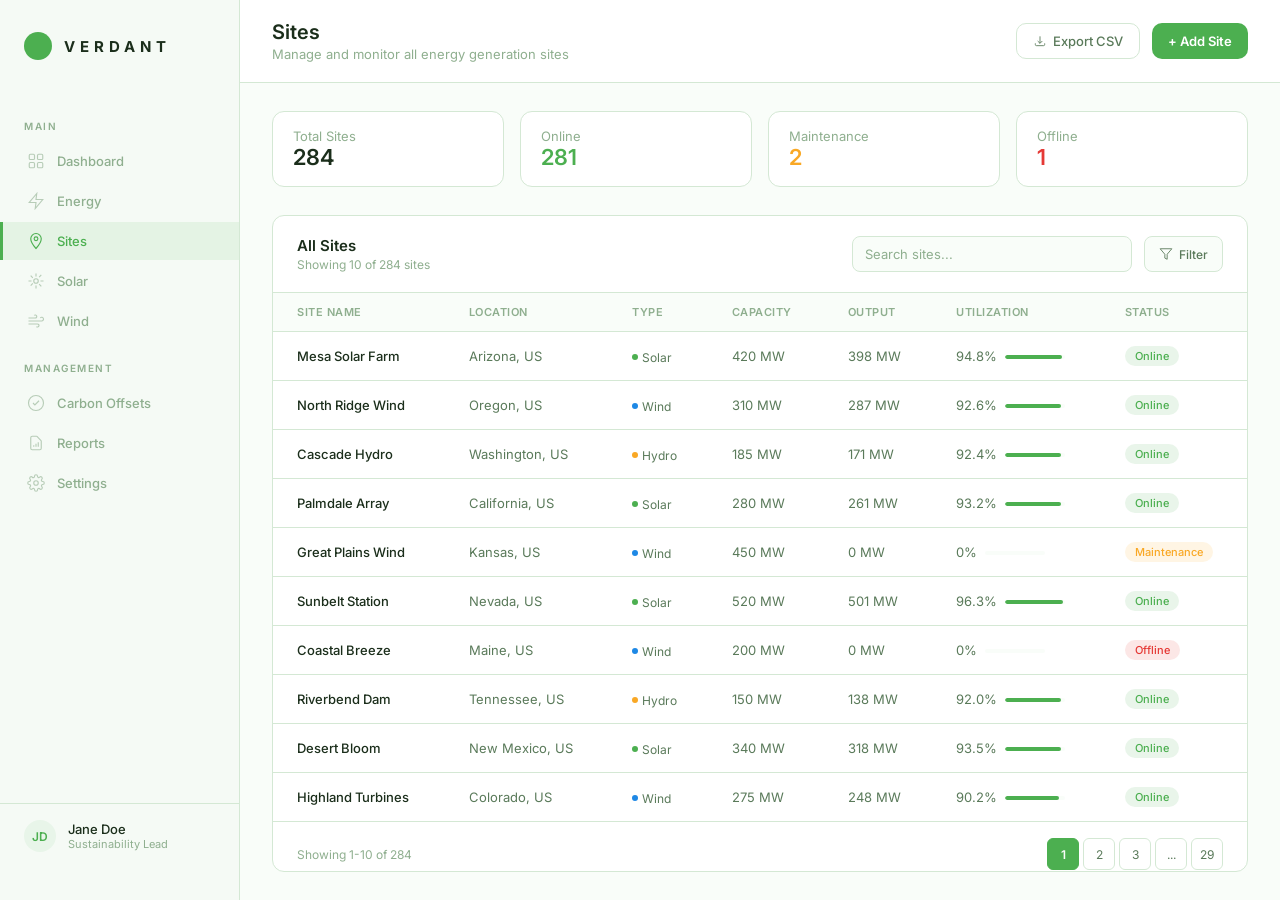
<file: sites.html>
<!DOCTYPE html>
<html lang="en">
<head>
  <meta charset="UTF-8">
  <meta name="viewport" content="width=device-width, initial-scale=1.0">
  <title>Verdant Energy — Sites</title>
  <link rel="preconnect" href="https://fonts.googleapis.com">
  <link rel="preconnect" href="https://fonts.gstatic.com" crossorigin>
  <link href="https://fonts.googleapis.com/css2?family=Inter:wght@300;400;500;600;700&display=swap" rel="stylesheet">
  <link rel="stylesheet" href="shared.css">
  <style>
    .sites-toolbar {
      display: flex;
      align-items: center;
      gap: 12px;
    }

    .search-input {
      height: 36px;
      width: 280px;
      background: var(--bg-input);
      border: 1px solid var(--border);
      border-radius: 8px;
      padding: 0 12px;
      font-family: 'Inter', sans-serif;
      font-size: 13px;
      color: var(--text-primary);
      outline: none;
    }

    .search-input::placeholder { color: var(--text-muted); }
    .search-input:focus { border-color: var(--green); }

    .filter-btn {
      height: 36px;
      padding: 0 14px;
      background: var(--bg-input);
      border: 1px solid var(--border);
      border-radius: 8px;
      font-family: 'Inter', sans-serif;
      font-size: 12px;
      font-weight: 500;
      color: var(--text-secondary);
      cursor: pointer;
      display: flex;
      align-items: center;
      gap: 6px;
    }

    .stat-row {
      display: grid;
      grid-template-columns: repeat(4, 1fr);
      gap: 16px;
    }

    .mini-stat {
      background: var(--bg-card);
      border: 1px solid var(--border);
      border-radius: 12px;
      padding: 16px 20px;
      display: flex;
      align-items: center;
      justify-content: space-between;
    }

    .mini-stat-label { font-size: 13px; color: var(--text-muted); }
    .mini-stat-value { font-size: 22px; font-weight: 600; }

    .sites-table-card {
      background: var(--bg-card);
      border: 1px solid var(--border);
      border-radius: 12px;
      padding: 0;
      overflow: hidden;
    }

    .sites-table-header {
      padding: 20px 24px;
      display: flex;
      align-items: center;
      justify-content: space-between;
      border-bottom: 1px solid var(--border);
    }

    .sites-table-title { font-size: 15px; font-weight: 600; }
    .sites-table-count { font-size: 12px; color: var(--text-muted); margin-top: 2px; }

    table { width: 100%; border-collapse: collapse; }

    th {
      text-align: left;
      font-size: 11px;
      font-weight: 600;
      color: var(--text-muted);
      text-transform: uppercase;
      letter-spacing: 0.5px;
      padding: 12px 24px;
      border-bottom: 1px solid var(--border);
      background: var(--bg-primary);
    }

    td {
      font-size: 13px;
      padding: 14px 24px;
      border-bottom: 1px solid var(--border);
      color: var(--text-secondary);
    }

    tr:last-child td { border-bottom: none; }
    tr:hover td { background: rgba(76,175,80,0.03); }

    .site-name-cell { color: var(--text-primary); font-weight: 500; }

    .badge {
      display: inline-block;
      padding: 3px 10px;
      border-radius: 20px;
      font-size: 11px;
      font-weight: 500;
    }

    .badge.green { background: rgba(76,175,80,0.12); color: var(--green); }
    .badge.yellow { background: rgba(249,168,37,0.12); color: var(--yellow); }
    .badge.red { background: rgba(229,57,53,0.12); color: var(--red); }

    .type-tag {
      display: inline-flex;
      align-items: center;
      gap: 4px;
      font-size: 12px;
    }

    .type-dot { width: 6px; height: 6px; border-radius: 50%; }

    .capacity-bar {
      width: 60px;
      height: 4px;
      background: var(--bg-input);
      border-radius: 2px;
      overflow: hidden;
      display: inline-block;
      vertical-align: middle;
      margin-left: 8px;
    }

    .capacity-fill { height: 100%; border-radius: 2px; background: var(--green); }

    .pagination {
      padding: 16px 24px;
      display: flex;
      align-items: center;
      justify-content: space-between;
      border-top: 1px solid var(--border);
      font-size: 12px;
      color: var(--text-muted);
    }

    .page-btns { display: flex; gap: 4px; }

    .page-btn {
      width: 32px;
      height: 32px;
      display: flex;
      align-items: center;
      justify-content: center;
      border-radius: 6px;
      border: 1px solid var(--border);
      background: transparent;
      color: var(--text-secondary);
      font-size: 12px;
      cursor: pointer;
      font-family: 'Inter', sans-serif;
    }

    .page-btn.active { background: var(--green); color: var(--bg-primary); border-color: var(--green); font-weight: 600; }
  </style>
</head>
<body>
  <div class="layout">
    <aside class="sidebar">
      <div class="sidebar-logo"><div class="circle"></div><span>VERDANT</span></div>
      <nav class="nav">
        <span class="nav-section">Main</span>
        <a href="dashboard.html" class="nav-item"><span class="nav-icon"><svg width="18" height="18" fill="none" stroke="currentColor" stroke-width="1.5" viewBox="0 0 24 24"><rect x="3" y="3" width="7" height="7" rx="1.5"/><rect x="14" y="3" width="7" height="7" rx="1.5"/><rect x="3" y="14" width="7" height="7" rx="1.5"/><rect x="14" y="14" width="7" height="7" rx="1.5"/></svg></span>Dashboard</a>
        <a href="energy.html" class="nav-item"><span class="nav-icon"><svg width="18" height="18" fill="none" stroke="currentColor" stroke-width="1.5" viewBox="0 0 24 24"><path d="M13 2L3 14h9l-1 8 10-12h-9l1-8z"/></svg></span>Energy</a>
        <a href="sites.html" class="nav-item active"><span class="nav-icon"><svg width="18" height="18" fill="none" stroke="currentColor" stroke-width="1.5" viewBox="0 0 24 24"><path d="M12 2a7 7 0 00-7 7c0 5.25 7 13 7 13s7-7.75 7-13a7 7 0 00-7-7z"/><circle cx="12" cy="9" r="2.5"/></svg></span>Sites</a>
        <a href="solar.html" class="nav-item"><span class="nav-icon"><svg width="18" height="18" fill="none" stroke="currentColor" stroke-width="1.5" viewBox="0 0 24 24"><circle cx="12" cy="12" r="3"/><path d="M12 2v4m0 12v4m-7.07-3.93l2.83-2.83m8.48-8.48l2.83-2.83M2 12h4m12 0h4M4.93 4.93l2.83 2.83m8.48 8.48l2.83 2.83"/></svg></span>Solar</a>
        <a href="wind.html" class="nav-item"><span class="nav-icon"><svg width="18" height="18" fill="none" stroke="currentColor" stroke-width="1.5" viewBox="0 0 24 24"><path d="M9.59 4.59A2 2 0 1111 8H2m10.59 11.41A2 2 0 1014 16H2m15.73-8.27A2.5 2.5 0 1119.5 12H2"/></svg></span>Wind</a>
        <span class="nav-section">Management</span>
        <a href="offsets.html" class="nav-item"><span class="nav-icon"><svg width="18" height="18" fill="none" stroke="currentColor" stroke-width="1.5" viewBox="0 0 24 24"><path d="M12 22c5.523 0 10-4.477 10-10S17.523 2 12 2 2 6.477 2 12s4.477 10 10 10z"/><path d="M8 12l2.5 2.5L16 9"/></svg></span>Carbon Offsets</a>
        <a href="reports.html" class="nav-item"><span class="nav-icon"><svg width="18" height="18" fill="none" stroke="currentColor" stroke-width="1.5" viewBox="0 0 24 24"><path d="M9 17v-2m3 2v-4m3 4v-6m2 10H7a2 2 0 01-2-2V5a2 2 0 012-2h5.586a1 1 0 01.707.293l5.414 5.414a1 1 0 01.293.707V19a2 2 0 01-2 2z"/></svg></span>Reports</a>
        <a href="settings.html" class="nav-item"><span class="nav-icon"><svg width="18" height="18" fill="none" stroke="currentColor" stroke-width="1.5" viewBox="0 0 24 24"><circle cx="12" cy="12" r="3"/><path d="M19.4 15a1.65 1.65 0 00.33 1.82l.06.06a2 2 0 01-2.83 2.83l-.06-.06a1.65 1.65 0 00-1.82-.33 1.65 1.65 0 00-1 1.51V21a2 2 0 01-4 0v-.09a1.65 1.65 0 00-1.08-1.51 1.65 1.65 0 00-1.82.33l-.06.06a2 2 0 01-2.83-2.83l.06-.06a1.65 1.65 0 00.33-1.82 1.65 1.65 0 00-1.51-1H3a2 2 0 010-4h.09a1.65 1.65 0 001.51-1.08 1.65 1.65 0 00-.33-1.82l-.06-.06a2 2 0 012.83-2.83l.06.06a1.65 1.65 0 001.82.33H9a1.65 1.65 0 001-1.51V3a2 2 0 014 0v.09a1.65 1.65 0 001 1.51 1.65 1.65 0 001.82-.33l.06-.06a2 2 0 012.83 2.83l-.06.06a1.65 1.65 0 00-.33 1.82V9c.26.604.852.997 1.51 1H21a2 2 0 010 4h-.09c-.658.003-1.25.396-1.51 1z"/></svg></span>Settings</a>
      </nav>
      <div class="sidebar-footer"><div class="avatar">JD</div><div class="user-info"><div class="user-name">Jane Doe</div><div class="user-role">Sustainability Lead</div></div></div>
    </aside>

    <main class="main">
      <header class="topbar">
        <div class="topbar-left">
          <h1>Sites</h1>
          <p>Manage and monitor all energy generation sites</p>
        </div>
        <div class="topbar-actions">
          <button class="btn-outline">
            <svg width="14" height="14" fill="none" stroke="currentColor" stroke-width="1.5" viewBox="0 0 24 24"><path d="M4 16v2a2 2 0 002 2h12a2 2 0 002-2v-2m-4-4l-4 4m0 0l-4-4m4 4V4"/></svg>
            Export CSV
          </button>
          <button class="btn-primary">+ Add Site</button>
        </div>
      </header>

      <div class="content">
        <div class="stat-row">
          <div class="mini-stat"><div><div class="mini-stat-label">Total Sites</div><div class="mini-stat-value">284</div></div></div>
          <div class="mini-stat"><div><div class="mini-stat-label">Online</div><div class="mini-stat-value" style="color:var(--green)">281</div></div></div>
          <div class="mini-stat"><div><div class="mini-stat-label">Maintenance</div><div class="mini-stat-value" style="color:var(--yellow)">2</div></div></div>
          <div class="mini-stat"><div><div class="mini-stat-label">Offline</div><div class="mini-stat-value" style="color:var(--red)">1</div></div></div>
        </div>

        <div class="sites-table-card">
          <div class="sites-table-header">
            <div>
              <div class="sites-table-title">All Sites</div>
              <div class="sites-table-count">Showing 10 of 284 sites</div>
            </div>
            <div class="sites-toolbar">
              <input class="search-input" type="text" placeholder="Search sites...">
              <button class="filter-btn">
                <svg width="14" height="14" fill="none" stroke="currentColor" stroke-width="1.5" viewBox="0 0 24 24"><path d="M22 3H2l8 9.46V19l4 2v-8.54L22 3z"/></svg>
                Filter
              </button>
            </div>
          </div>
          <div style="overflow-x:auto;">
            <table>
              <thead>
                <tr>
                  <th>Site Name</th>
                  <th>Location</th>
                  <th>Type</th>
                  <th>Capacity</th>
                  <th>Output</th>
                  <th>Utilization</th>
                  <th>Status</th>
                </tr>
              </thead>
              <tbody>
                <tr>
                  <td class="site-name-cell">Mesa Solar Farm</td>
                  <td>Arizona, US</td>
                  <td><span class="type-tag"><span class="type-dot" style="background:var(--green)"></span> Solar</span></td>
                  <td>420 MW</td>
                  <td>398 MW</td>
                  <td>94.8%<div class="capacity-bar"><div class="capacity-fill" style="width:94.8%"></div></div></td>
                  <td><span class="badge green">Online</span></td>
                </tr>
                <tr>
                  <td class="site-name-cell">North Ridge Wind</td>
                  <td>Oregon, US</td>
                  <td><span class="type-tag"><span class="type-dot" style="background:var(--blue)"></span> Wind</span></td>
                  <td>310 MW</td>
                  <td>287 MW</td>
                  <td>92.6%<div class="capacity-bar"><div class="capacity-fill" style="width:92.6%"></div></div></td>
                  <td><span class="badge green">Online</span></td>
                </tr>
                <tr>
                  <td class="site-name-cell">Cascade Hydro</td>
                  <td>Washington, US</td>
                  <td><span class="type-tag"><span class="type-dot" style="background:var(--yellow)"></span> Hydro</span></td>
                  <td>185 MW</td>
                  <td>171 MW</td>
                  <td>92.4%<div class="capacity-bar"><div class="capacity-fill" style="width:92.4%"></div></div></td>
                  <td><span class="badge green">Online</span></td>
                </tr>
                <tr>
                  <td class="site-name-cell">Palmdale Array</td>
                  <td>California, US</td>
                  <td><span class="type-tag"><span class="type-dot" style="background:var(--green)"></span> Solar</span></td>
                  <td>280 MW</td>
                  <td>261 MW</td>
                  <td>93.2%<div class="capacity-bar"><div class="capacity-fill" style="width:93.2%"></div></div></td>
                  <td><span class="badge green">Online</span></td>
                </tr>
                <tr>
                  <td class="site-name-cell">Great Plains Wind</td>
                  <td>Kansas, US</td>
                  <td><span class="type-tag"><span class="type-dot" style="background:var(--blue)"></span> Wind</span></td>
                  <td>450 MW</td>
                  <td>0 MW</td>
                  <td>0%<div class="capacity-bar"><div class="capacity-fill" style="width:0%"></div></div></td>
                  <td><span class="badge yellow">Maintenance</span></td>
                </tr>
                <tr>
                  <td class="site-name-cell">Sunbelt Station</td>
                  <td>Nevada, US</td>
                  <td><span class="type-tag"><span class="type-dot" style="background:var(--green)"></span> Solar</span></td>
                  <td>520 MW</td>
                  <td>501 MW</td>
                  <td>96.3%<div class="capacity-bar"><div class="capacity-fill" style="width:96.3%"></div></div></td>
                  <td><span class="badge green">Online</span></td>
                </tr>
                <tr>
                  <td class="site-name-cell">Coastal Breeze</td>
                  <td>Maine, US</td>
                  <td><span class="type-tag"><span class="type-dot" style="background:var(--blue)"></span> Wind</span></td>
                  <td>200 MW</td>
                  <td>0 MW</td>
                  <td>0%<div class="capacity-bar"><div class="capacity-fill" style="width:0%"></div></div></td>
                  <td><span class="badge red">Offline</span></td>
                </tr>
                <tr>
                  <td class="site-name-cell">Riverbend Dam</td>
                  <td>Tennessee, US</td>
                  <td><span class="type-tag"><span class="type-dot" style="background:var(--yellow)"></span> Hydro</span></td>
                  <td>150 MW</td>
                  <td>138 MW</td>
                  <td>92.0%<div class="capacity-bar"><div class="capacity-fill" style="width:92%"></div></div></td>
                  <td><span class="badge green">Online</span></td>
                </tr>
                <tr>
                  <td class="site-name-cell">Desert Bloom</td>
                  <td>New Mexico, US</td>
                  <td><span class="type-tag"><span class="type-dot" style="background:var(--green)"></span> Solar</span></td>
                  <td>340 MW</td>
                  <td>318 MW</td>
                  <td>93.5%<div class="capacity-bar"><div class="capacity-fill" style="width:93.5%"></div></div></td>
                  <td><span class="badge green">Online</span></td>
                </tr>
                <tr>
                  <td class="site-name-cell">Highland Turbines</td>
                  <td>Colorado, US</td>
                  <td><span class="type-tag"><span class="type-dot" style="background:var(--blue)"></span> Wind</span></td>
                  <td>275 MW</td>
                  <td>248 MW</td>
                  <td>90.2%<div class="capacity-bar"><div class="capacity-fill" style="width:90.2%"></div></div></td>
                  <td><span class="badge green">Online</span></td>
                </tr>
              </tbody>
            </table>
          </div>
          <div class="pagination">
            <span>Showing 1-10 of 284</span>
            <div class="page-btns">
              <button class="page-btn active">1</button>
              <button class="page-btn">2</button>
              <button class="page-btn">3</button>
              <button class="page-btn">...</button>
              <button class="page-btn">29</button>
            </div>
          </div>
        </div>
      </div>
    </main>
  </div>
</body>
</html>
</file>
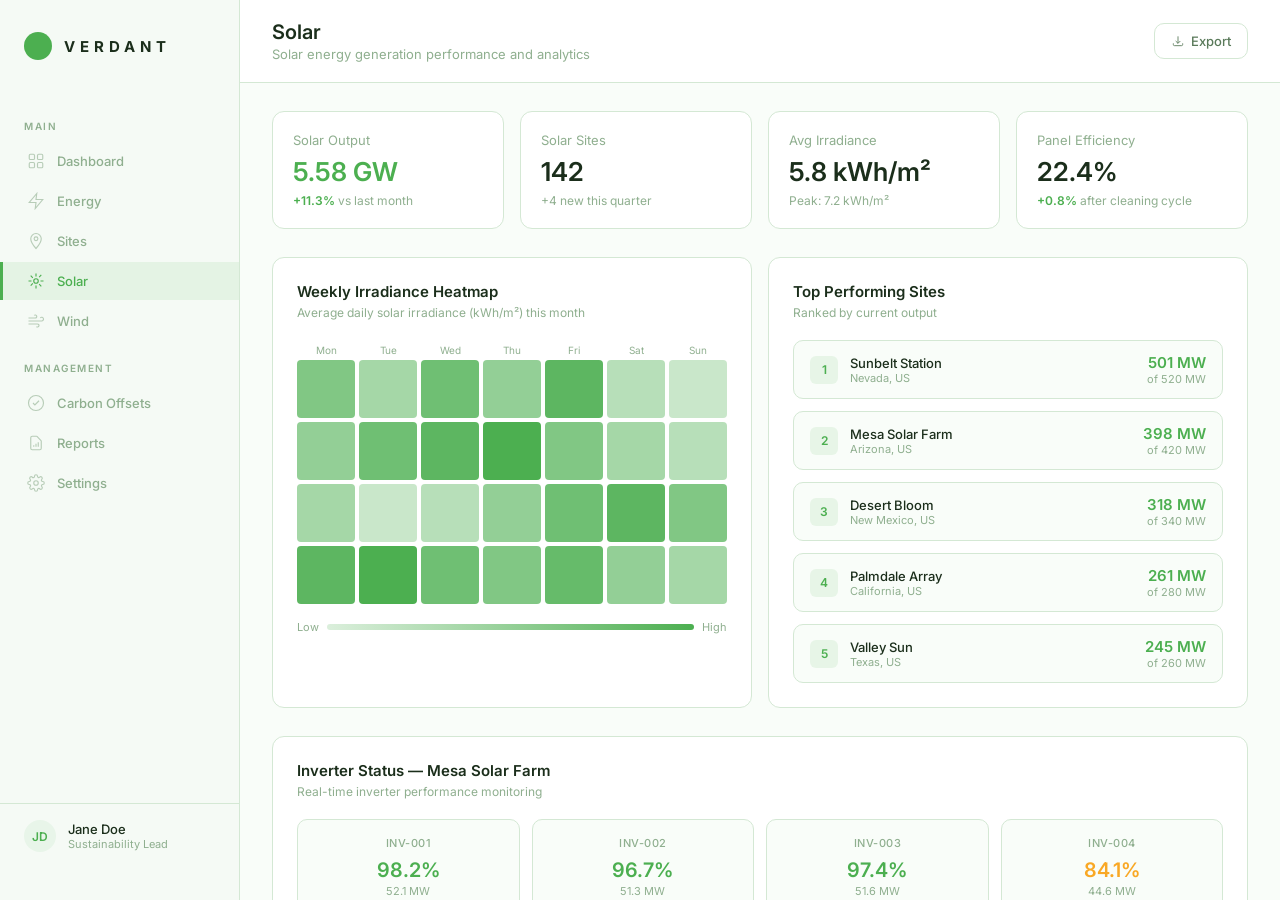
<file: solar.html>
<!DOCTYPE html>
<html lang="en">
<head>
  <meta charset="UTF-8">
  <meta name="viewport" content="width=device-width, initial-scale=1.0">
  <title>Verdant Energy — Solar</title>
  <link rel="preconnect" href="https://fonts.googleapis.com">
  <link rel="preconnect" href="https://fonts.gstatic.com" crossorigin>
  <link href="https://fonts.googleapis.com/css2?family=Inter:wght@300;400;500;600;700&display=swap" rel="stylesheet">
  <link rel="stylesheet" href="shared.css">
  <style>
    .kpi-grid { display: grid; grid-template-columns: repeat(4, 1fr); gap: 16px; }

    .kpi-card {
      background: var(--bg-card);
      border: 1px solid var(--border);
      border-radius: 12px;
      padding: 20px;
    }

    .kpi-label { font-size: 13px; color: var(--text-muted); margin-bottom: 8px; }
    .kpi-value { font-size: 26px; font-weight: 600; }
    .kpi-sub { font-size: 12px; color: var(--text-muted); margin-top: 6px; }
    .kpi-trend { font-size: 12px; font-weight: 600; }
    .kpi-trend.up { color: var(--green); }

    .two-col { display: grid; grid-template-columns: 1fr 1fr; gap: 16px; }

    .card {
      background: var(--bg-card);
      border: 1px solid var(--border);
      border-radius: 12px;
      padding: 24px;
    }

    .card-title { font-size: 15px; font-weight: 600; margin-bottom: 4px; }
    .card-subtitle { font-size: 12px; color: var(--text-muted); margin-bottom: 20px; }

    .irradiance-grid {
      display: grid;
      grid-template-columns: repeat(7, 1fr);
      gap: 4px;
    }

    .irr-cell {
      aspect-ratio: 1;
      border-radius: 4px;
      position: relative;
    }

    .irr-label {
      font-size: 10px;
      color: var(--text-muted);
      text-align: center;
      padding-top: 4px;
    }

    .panel-list { display: flex; flex-direction: column; gap: 12px; }

    .panel-row {
      display: flex;
      align-items: center;
      gap: 12px;
      padding: 12px 16px;
      background: var(--bg-primary);
      border: 1px solid var(--border);
      border-radius: 10px;
    }

    .panel-rank {
      width: 28px;
      height: 28px;
      border-radius: 6px;
      background: rgba(76,175,80,0.1);
      color: var(--green);
      display: flex;
      align-items: center;
      justify-content: center;
      font-size: 12px;
      font-weight: 600;
      flex-shrink: 0;
    }

    .panel-info { flex: 1; }
    .panel-name { font-size: 13px; font-weight: 500; color: var(--text-primary); }
    .panel-location { font-size: 11px; color: var(--text-muted); }
    .panel-output { font-size: 15px; font-weight: 600; color: var(--green); text-align: right; }
    .panel-capacity { font-size: 11px; color: var(--text-muted); text-align: right; }

    .full-card { grid-column: 1 / -1; }

    .inverter-grid { display: grid; grid-template-columns: repeat(4, 1fr); gap: 12px; }

    .inverter {
      padding: 16px;
      background: var(--bg-primary);
      border: 1px solid var(--border);
      border-radius: 10px;
      text-align: center;
    }

    .inverter-id { font-size: 11px; color: var(--text-muted); margin-bottom: 8px; font-weight: 500; letter-spacing: 0.5px; }
    .inverter-value { font-size: 20px; font-weight: 600; }
    .inverter-label { font-size: 11px; color: var(--text-muted); margin-top: 2px; }

    .inverter-bar {
      height: 4px;
      background: var(--bg-input);
      border-radius: 2px;
      margin-top: 10px;
      overflow: hidden;
    }

    .inverter-fill { height: 100%; border-radius: 2px; }
  </style>
</head>
<body>
  <div class="layout">
    <aside class="sidebar">
      <div class="sidebar-logo"><div class="circle"></div><span>VERDANT</span></div>
      <nav class="nav">
        <span class="nav-section">Main</span>
        <a href="dashboard.html" class="nav-item"><span class="nav-icon"><svg width="18" height="18" fill="none" stroke="currentColor" stroke-width="1.5" viewBox="0 0 24 24"><rect x="3" y="3" width="7" height="7" rx="1.5"/><rect x="14" y="3" width="7" height="7" rx="1.5"/><rect x="3" y="14" width="7" height="7" rx="1.5"/><rect x="14" y="14" width="7" height="7" rx="1.5"/></svg></span>Dashboard</a>
        <a href="energy.html" class="nav-item"><span class="nav-icon"><svg width="18" height="18" fill="none" stroke="currentColor" stroke-width="1.5" viewBox="0 0 24 24"><path d="M13 2L3 14h9l-1 8 10-12h-9l1-8z"/></svg></span>Energy</a>
        <a href="sites.html" class="nav-item"><span class="nav-icon"><svg width="18" height="18" fill="none" stroke="currentColor" stroke-width="1.5" viewBox="0 0 24 24"><path d="M12 2a7 7 0 00-7 7c0 5.25 7 13 7 13s7-7.75 7-13a7 7 0 00-7-7z"/><circle cx="12" cy="9" r="2.5"/></svg></span>Sites</a>
        <a href="solar.html" class="nav-item active"><span class="nav-icon"><svg width="18" height="18" fill="none" stroke="currentColor" stroke-width="1.5" viewBox="0 0 24 24"><circle cx="12" cy="12" r="3"/><path d="M12 2v4m0 12v4m-7.07-3.93l2.83-2.83m8.48-8.48l2.83-2.83M2 12h4m12 0h4M4.93 4.93l2.83 2.83m8.48 8.48l2.83 2.83"/></svg></span>Solar</a>
        <a href="wind.html" class="nav-item"><span class="nav-icon"><svg width="18" height="18" fill="none" stroke="currentColor" stroke-width="1.5" viewBox="0 0 24 24"><path d="M9.59 4.59A2 2 0 1111 8H2m10.59 11.41A2 2 0 1014 16H2m15.73-8.27A2.5 2.5 0 1119.5 12H2"/></svg></span>Wind</a>
        <span class="nav-section">Management</span>
        <a href="offsets.html" class="nav-item"><span class="nav-icon"><svg width="18" height="18" fill="none" stroke="currentColor" stroke-width="1.5" viewBox="0 0 24 24"><path d="M12 22c5.523 0 10-4.477 10-10S17.523 2 12 2 2 6.477 2 12s4.477 10 10 10z"/><path d="M8 12l2.5 2.5L16 9"/></svg></span>Carbon Offsets</a>
        <a href="reports.html" class="nav-item"><span class="nav-icon"><svg width="18" height="18" fill="none" stroke="currentColor" stroke-width="1.5" viewBox="0 0 24 24"><path d="M9 17v-2m3 2v-4m3 4v-6m2 10H7a2 2 0 01-2-2V5a2 2 0 012-2h5.586a1 1 0 01.707.293l5.414 5.414a1 1 0 01.293.707V19a2 2 0 01-2 2z"/></svg></span>Reports</a>
        <a href="settings.html" class="nav-item"><span class="nav-icon"><svg width="18" height="18" fill="none" stroke="currentColor" stroke-width="1.5" viewBox="0 0 24 24"><circle cx="12" cy="12" r="3"/><path d="M19.4 15a1.65 1.65 0 00.33 1.82l.06.06a2 2 0 01-2.83 2.83l-.06-.06a1.65 1.65 0 00-1.82-.33 1.65 1.65 0 00-1 1.51V21a2 2 0 01-4 0v-.09a1.65 1.65 0 00-1.08-1.51 1.65 1.65 0 00-1.82.33l-.06.06a2 2 0 01-2.83-2.83l.06-.06a1.65 1.65 0 00.33-1.82 1.65 1.65 0 00-1.51-1H3a2 2 0 010-4h.09a1.65 1.65 0 001.51-1.08 1.65 1.65 0 00-.33-1.82l-.06-.06a2 2 0 012.83-2.83l.06.06a1.65 1.65 0 001.82.33H9a1.65 1.65 0 001-1.51V3a2 2 0 014 0v.09a1.65 1.65 0 001 1.51 1.65 1.65 0 001.82-.33l.06-.06a2 2 0 012.83 2.83l-.06.06a1.65 1.65 0 00-.33 1.82V9c.26.604.852.997 1.51 1H21a2 2 0 010 4h-.09c-.658.003-1.25.396-1.51 1z"/></svg></span>Settings</a>
      </nav>
      <div class="sidebar-footer"><div class="avatar">JD</div><div class="user-info"><div class="user-name">Jane Doe</div><div class="user-role">Sustainability Lead</div></div></div>
    </aside>

    <main class="main">
      <header class="topbar">
        <div class="topbar-left"><h1>Solar</h1><p>Solar energy generation performance and analytics</p></div>
        <div class="topbar-actions">
          <button class="btn-outline"><svg width="14" height="14" fill="none" stroke="currentColor" stroke-width="1.5" viewBox="0 0 24 24"><path d="M4 16v2a2 2 0 002 2h12a2 2 0 002-2v-2m-4-4l-4 4m0 0l-4-4m4 4V4"/></svg> Export</button>
        </div>
      </header>

      <div class="content">
        <div class="kpi-grid">
          <div class="kpi-card">
            <div class="kpi-label">Solar Output</div>
            <div class="kpi-value" style="color:var(--green)">5.58 GW</div>
            <div class="kpi-sub"><span class="kpi-trend up">+11.3%</span> vs last month</div>
          </div>
          <div class="kpi-card">
            <div class="kpi-label">Solar Sites</div>
            <div class="kpi-value">142</div>
            <div class="kpi-sub">+4 new this quarter</div>
          </div>
          <div class="kpi-card">
            <div class="kpi-label">Avg Irradiance</div>
            <div class="kpi-value">5.8 kWh/m&sup2;</div>
            <div class="kpi-sub">Peak: 7.2 kWh/m&sup2;</div>
          </div>
          <div class="kpi-card">
            <div class="kpi-label">Panel Efficiency</div>
            <div class="kpi-value">22.4%</div>
            <div class="kpi-sub"><span class="kpi-trend up">+0.8%</span> after cleaning cycle</div>
          </div>
        </div>

        <div class="two-col">
          <!-- Irradiance Heatmap -->
          <div class="card">
            <div class="card-title">Weekly Irradiance Heatmap</div>
            <div class="card-subtitle">Average daily solar irradiance (kWh/m&sup2;) this month</div>
            <div style="display:flex;flex-direction:column;gap:4px;">
              <div class="irr-label" style="display:flex;gap:4px;padding-left:0;">
                <span style="flex:1;text-align:center">Mon</span><span style="flex:1;text-align:center">Tue</span><span style="flex:1;text-align:center">Wed</span><span style="flex:1;text-align:center">Thu</span><span style="flex:1;text-align:center">Fri</span><span style="flex:1;text-align:center">Sat</span><span style="flex:1;text-align:center">Sun</span>
              </div>
              <div class="irradiance-grid">
                <div class="irr-cell" style="background:rgba(76,175,80,0.7)"></div>
                <div class="irr-cell" style="background:rgba(76,175,80,0.5)"></div>
                <div class="irr-cell" style="background:rgba(76,175,80,0.8)"></div>
                <div class="irr-cell" style="background:rgba(76,175,80,0.6)"></div>
                <div class="irr-cell" style="background:rgba(76,175,80,0.9)"></div>
                <div class="irr-cell" style="background:rgba(76,175,80,0.4)"></div>
                <div class="irr-cell" style="background:rgba(76,175,80,0.3)"></div>
              </div>
              <div class="irradiance-grid">
                <div class="irr-cell" style="background:rgba(76,175,80,0.6)"></div>
                <div class="irr-cell" style="background:rgba(76,175,80,0.8)"></div>
                <div class="irr-cell" style="background:rgba(76,175,80,0.9)"></div>
                <div class="irr-cell" style="background:rgba(76,175,80,1)"></div>
                <div class="irr-cell" style="background:rgba(76,175,80,0.7)"></div>
                <div class="irr-cell" style="background:rgba(76,175,80,0.5)"></div>
                <div class="irr-cell" style="background:rgba(76,175,80,0.4)"></div>
              </div>
              <div class="irradiance-grid">
                <div class="irr-cell" style="background:rgba(76,175,80,0.5)"></div>
                <div class="irr-cell" style="background:rgba(76,175,80,0.3)"></div>
                <div class="irr-cell" style="background:rgba(76,175,80,0.4)"></div>
                <div class="irr-cell" style="background:rgba(76,175,80,0.6)"></div>
                <div class="irr-cell" style="background:rgba(76,175,80,0.8)"></div>
                <div class="irr-cell" style="background:rgba(76,175,80,0.9)"></div>
                <div class="irr-cell" style="background:rgba(76,175,80,0.7)"></div>
              </div>
              <div class="irradiance-grid">
                <div class="irr-cell" style="background:rgba(76,175,80,0.9)"></div>
                <div class="irr-cell" style="background:rgba(76,175,80,1)"></div>
                <div class="irr-cell" style="background:rgba(76,175,80,0.8)"></div>
                <div class="irr-cell" style="background:rgba(76,175,80,0.7)"></div>
                <div class="irr-cell" style="background:rgba(76,175,80,0.85)"></div>
                <div class="irr-cell" style="background:rgba(76,175,80,0.6)"></div>
                <div class="irr-cell" style="background:rgba(76,175,80,0.5)"></div>
              </div>
            </div>
            <div style="display:flex;align-items:center;gap:8px;margin-top:16px;font-size:11px;color:var(--text-muted)">
              <span>Low</span>
              <div style="flex:1;height:6px;border-radius:3px;background:linear-gradient(to right,rgba(76,175,80,0.2),rgba(76,175,80,1))"></div>
              <span>High</span>
            </div>
          </div>

          <!-- Top Performing Sites -->
          <div class="card">
            <div class="card-title">Top Performing Sites</div>
            <div class="card-subtitle">Ranked by current output</div>
            <div class="panel-list">
              <div class="panel-row">
                <div class="panel-rank">1</div>
                <div class="panel-info"><div class="panel-name">Sunbelt Station</div><div class="panel-location">Nevada, US</div></div>
                <div><div class="panel-output">501 MW</div><div class="panel-capacity">of 520 MW</div></div>
              </div>
              <div class="panel-row">
                <div class="panel-rank">2</div>
                <div class="panel-info"><div class="panel-name">Mesa Solar Farm</div><div class="panel-location">Arizona, US</div></div>
                <div><div class="panel-output">398 MW</div><div class="panel-capacity">of 420 MW</div></div>
              </div>
              <div class="panel-row">
                <div class="panel-rank">3</div>
                <div class="panel-info"><div class="panel-name">Desert Bloom</div><div class="panel-location">New Mexico, US</div></div>
                <div><div class="panel-output">318 MW</div><div class="panel-capacity">of 340 MW</div></div>
              </div>
              <div class="panel-row">
                <div class="panel-rank">4</div>
                <div class="panel-info"><div class="panel-name">Palmdale Array</div><div class="panel-location">California, US</div></div>
                <div><div class="panel-output">261 MW</div><div class="panel-capacity">of 280 MW</div></div>
              </div>
              <div class="panel-row">
                <div class="panel-rank">5</div>
                <div class="panel-info"><div class="panel-name">Valley Sun</div><div class="panel-location">Texas, US</div></div>
                <div><div class="panel-output">245 MW</div><div class="panel-capacity">of 260 MW</div></div>
              </div>
            </div>
          </div>
        </div>

        <!-- Inverter Status -->
        <div class="card full-card">
          <div class="card-title">Inverter Status — Mesa Solar Farm</div>
          <div class="card-subtitle">Real-time inverter performance monitoring</div>
          <div class="inverter-grid">
            <div class="inverter">
              <div class="inverter-id">INV-001</div>
              <div class="inverter-value" style="color:var(--green)">98.2%</div>
              <div class="inverter-label">52.1 MW</div>
              <div class="inverter-bar"><div class="inverter-fill" style="width:98.2%;background:var(--green)"></div></div>
            </div>
            <div class="inverter">
              <div class="inverter-id">INV-002</div>
              <div class="inverter-value" style="color:var(--green)">96.7%</div>
              <div class="inverter-label">51.3 MW</div>
              <div class="inverter-bar"><div class="inverter-fill" style="width:96.7%;background:var(--green)"></div></div>
            </div>
            <div class="inverter">
              <div class="inverter-id">INV-003</div>
              <div class="inverter-value" style="color:var(--green)">97.4%</div>
              <div class="inverter-label">51.6 MW</div>
              <div class="inverter-bar"><div class="inverter-fill" style="width:97.4%;background:var(--green)"></div></div>
            </div>
            <div class="inverter">
              <div class="inverter-id">INV-004</div>
              <div class="inverter-value" style="color:var(--yellow)">84.1%</div>
              <div class="inverter-label">44.6 MW</div>
              <div class="inverter-bar"><div class="inverter-fill" style="width:84.1%;background:var(--yellow)"></div></div>
            </div>
            <div class="inverter">
              <div class="inverter-id">INV-005</div>
              <div class="inverter-value" style="color:var(--green)">95.8%</div>
              <div class="inverter-label">50.8 MW</div>
              <div class="inverter-bar"><div class="inverter-fill" style="width:95.8%;background:var(--green)"></div></div>
            </div>
            <div class="inverter">
              <div class="inverter-id">INV-006</div>
              <div class="inverter-value" style="color:var(--green)">97.9%</div>
              <div class="inverter-label">51.9 MW</div>
              <div class="inverter-bar"><div class="inverter-fill" style="width:97.9%;background:var(--green)"></div></div>
            </div>
            <div class="inverter">
              <div class="inverter-id">INV-007</div>
              <div class="inverter-value" style="color:var(--green)">96.1%</div>
              <div class="inverter-label">50.9 MW</div>
              <div class="inverter-bar"><div class="inverter-fill" style="width:96.1%;background:var(--green)"></div></div>
            </div>
            <div class="inverter">
              <div class="inverter-id">INV-008</div>
              <div class="inverter-value" style="color:var(--green)">94.3%</div>
              <div class="inverter-label">50.0 MW</div>
              <div class="inverter-bar"><div class="inverter-fill" style="width:94.3%;background:var(--green)"></div></div>
            </div>
          </div>
        </div>
      </div>
    </main>
  </div>
</body>
</html>
</file>
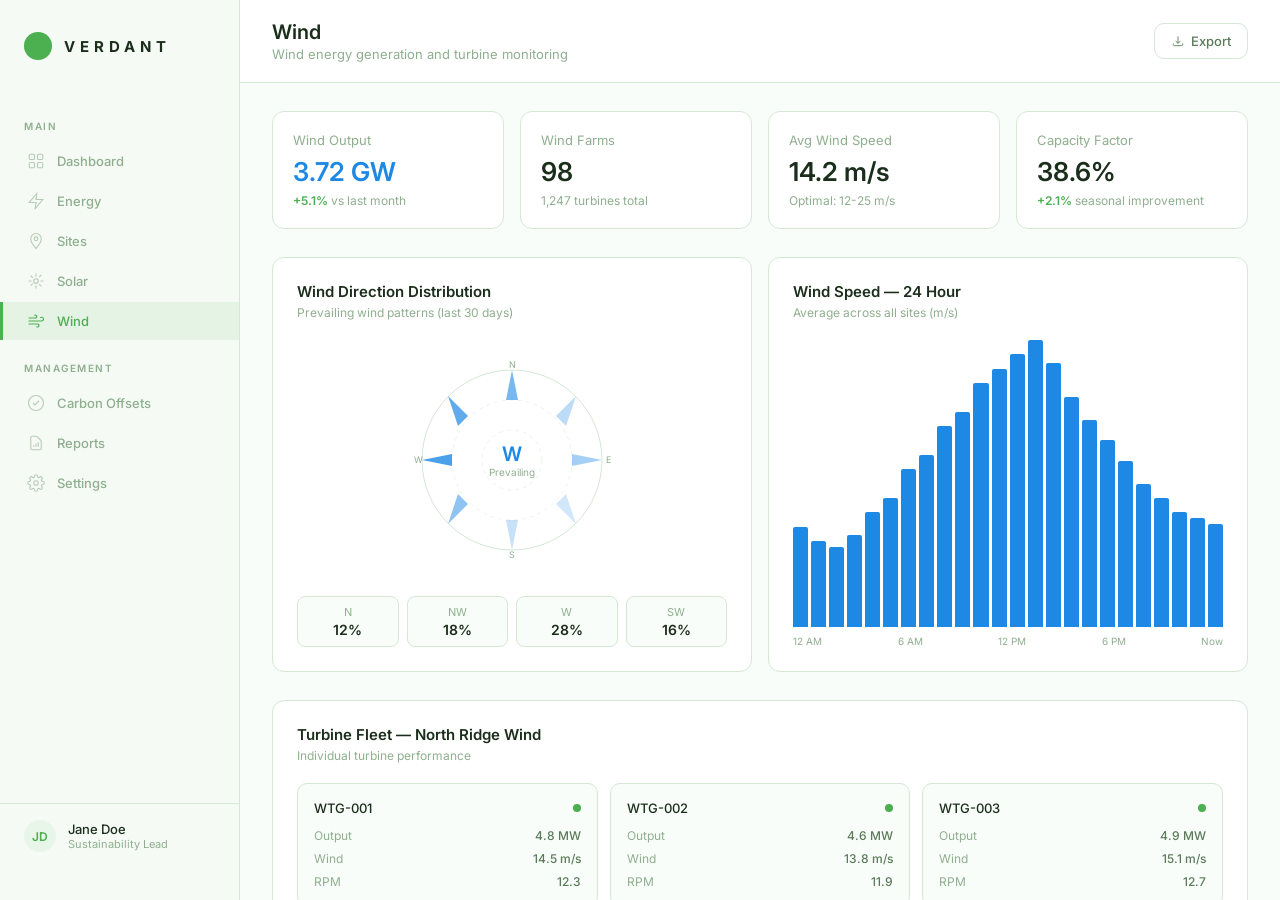
<file: wind.html>
<!DOCTYPE html>
<html lang="en">
<head>
  <meta charset="UTF-8">
  <meta name="viewport" content="width=device-width, initial-scale=1.0">
  <title>Verdant Energy — Wind</title>
  <link rel="preconnect" href="https://fonts.googleapis.com">
  <link rel="preconnect" href="https://fonts.gstatic.com" crossorigin>
  <link href="https://fonts.googleapis.com/css2?family=Inter:wght@300;400;500;600;700&display=swap" rel="stylesheet">
  <link rel="stylesheet" href="shared.css">
  <style>
    .kpi-grid { display: grid; grid-template-columns: repeat(4, 1fr); gap: 16px; }
    .kpi-card { background: var(--bg-card); border: 1px solid var(--border); border-radius: 12px; padding: 20px; }
    .kpi-label { font-size: 13px; color: var(--text-muted); margin-bottom: 8px; }
    .kpi-value { font-size: 26px; font-weight: 600; }
    .kpi-sub { font-size: 12px; color: var(--text-muted); margin-top: 6px; }
    .kpi-trend { font-size: 12px; font-weight: 600; }
    .kpi-trend.up { color: var(--green); }

    .two-col { display: grid; grid-template-columns: 1fr 1fr; gap: 16px; }
    .card { background: var(--bg-card); border: 1px solid var(--border); border-radius: 12px; padding: 24px; }
    .card-title { font-size: 15px; font-weight: 600; margin-bottom: 4px; }
    .card-subtitle { font-size: 12px; color: var(--text-muted); margin-bottom: 20px; }

    /* Wind Rose */
    .wind-rose-container { display: flex; align-items: center; justify-content: center; padding: 20px 0; }

    .wind-rose {
      position: relative;
      width: 200px;
      height: 200px;
    }

    .wind-rose svg { width: 100%; height: 100%; }

    .rose-center {
      position: absolute;
      top: 50%; left: 50%;
      transform: translate(-50%,-50%);
      text-align: center;
    }

    .rose-center-val { font-size: 20px; font-weight: 600; color: var(--blue); }
    .rose-center-label { font-size: 10px; color: var(--text-muted); }

    .wind-dirs {
      display: grid;
      grid-template-columns: repeat(4, 1fr);
      gap: 8px;
      margin-top: 16px;
    }

    .wind-dir {
      text-align: center;
      padding: 8px;
      background: var(--bg-primary);
      border-radius: 8px;
      border: 1px solid var(--border);
    }

    .wind-dir-name { font-size: 11px; color: var(--text-muted); }
    .wind-dir-pct { font-size: 14px; font-weight: 600; color: var(--text-primary); margin-top: 2px; }

    /* Turbine grid */
    .turbine-grid { display: grid; grid-template-columns: repeat(3, 1fr); gap: 12px; }

    .turbine-card {
      padding: 16px;
      background: var(--bg-primary);
      border: 1px solid var(--border);
      border-radius: 10px;
    }

    .turbine-header { display: flex; align-items: center; justify-content: space-between; margin-bottom: 12px; }
    .turbine-name { font-size: 13px; font-weight: 500; }

    .turbine-status {
      width: 8px; height: 8px; border-radius: 50%;
    }

    .turbine-stats { display: flex; flex-direction: column; gap: 8px; }

    .turbine-stat {
      display: flex;
      align-items: center;
      justify-content: space-between;
      font-size: 12px;
    }

    .turbine-stat-label { color: var(--text-muted); }
    .turbine-stat-value { font-weight: 500; color: var(--text-secondary); }

    .full-card { grid-column: 1 / -1; }

    /* Wind speed chart — fills available card height */
    .chart-card {
      display: flex;
      flex-direction: column;
    }

    .speed-chart-wrap {
      flex: 1;
      min-height: 0;
      display: flex;
      flex-direction: column;
      gap: 8px;
    }

    .speed-chart {
      flex: 1;
      min-height: 0;
      display: flex;
      align-items: stretch;
      gap: 3px;
    }

    .speed-bar-col {
      flex: 1;
      display: flex;
      flex-direction: column;
    }

    .speed-bar-spacer { /* pushes bar down proportionally */ }

    .speed-bar {
      border-radius: 2px 2px 0 0;
      min-height: 2px;
    }

    .speed-axis {
      display: flex;
      justify-content: space-between;
      font-size: 10px;
      color: var(--text-muted);
      flex-shrink: 0;
    }
  </style>
</head>
<body>
  <div class="layout">
    <aside class="sidebar">
      <div class="sidebar-logo"><div class="circle"></div><span>VERDANT</span></div>
      <nav class="nav">
        <span class="nav-section">Main</span>
        <a href="dashboard.html" class="nav-item"><span class="nav-icon"><svg width="18" height="18" fill="none" stroke="currentColor" stroke-width="1.5" viewBox="0 0 24 24"><rect x="3" y="3" width="7" height="7" rx="1.5"/><rect x="14" y="3" width="7" height="7" rx="1.5"/><rect x="3" y="14" width="7" height="7" rx="1.5"/><rect x="14" y="14" width="7" height="7" rx="1.5"/></svg></span>Dashboard</a>
        <a href="energy.html" class="nav-item"><span class="nav-icon"><svg width="18" height="18" fill="none" stroke="currentColor" stroke-width="1.5" viewBox="0 0 24 24"><path d="M13 2L3 14h9l-1 8 10-12h-9l1-8z"/></svg></span>Energy</a>
        <a href="sites.html" class="nav-item"><span class="nav-icon"><svg width="18" height="18" fill="none" stroke="currentColor" stroke-width="1.5" viewBox="0 0 24 24"><path d="M12 2a7 7 0 00-7 7c0 5.25 7 13 7 13s7-7.75 7-13a7 7 0 00-7-7z"/><circle cx="12" cy="9" r="2.5"/></svg></span>Sites</a>
        <a href="solar.html" class="nav-item"><span class="nav-icon"><svg width="18" height="18" fill="none" stroke="currentColor" stroke-width="1.5" viewBox="0 0 24 24"><circle cx="12" cy="12" r="3"/><path d="M12 2v4m0 12v4m-7.07-3.93l2.83-2.83m8.48-8.48l2.83-2.83M2 12h4m12 0h4M4.93 4.93l2.83 2.83m8.48 8.48l2.83 2.83"/></svg></span>Solar</a>
        <a href="wind.html" class="nav-item active"><span class="nav-icon"><svg width="18" height="18" fill="none" stroke="currentColor" stroke-width="1.5" viewBox="0 0 24 24"><path d="M9.59 4.59A2 2 0 1111 8H2m10.59 11.41A2 2 0 1014 16H2m15.73-8.27A2.5 2.5 0 1119.5 12H2"/></svg></span>Wind</a>
        <span class="nav-section">Management</span>
        <a href="offsets.html" class="nav-item"><span class="nav-icon"><svg width="18" height="18" fill="none" stroke="currentColor" stroke-width="1.5" viewBox="0 0 24 24"><path d="M12 22c5.523 0 10-4.477 10-10S17.523 2 12 2 2 6.477 2 12s4.477 10 10 10z"/><path d="M8 12l2.5 2.5L16 9"/></svg></span>Carbon Offsets</a>
        <a href="reports.html" class="nav-item"><span class="nav-icon"><svg width="18" height="18" fill="none" stroke="currentColor" stroke-width="1.5" viewBox="0 0 24 24"><path d="M9 17v-2m3 2v-4m3 4v-6m2 10H7a2 2 0 01-2-2V5a2 2 0 012-2h5.586a1 1 0 01.707.293l5.414 5.414a1 1 0 01.293.707V19a2 2 0 01-2 2z"/></svg></span>Reports</a>
        <a href="settings.html" class="nav-item"><span class="nav-icon"><svg width="18" height="18" fill="none" stroke="currentColor" stroke-width="1.5" viewBox="0 0 24 24"><circle cx="12" cy="12" r="3"/><path d="M19.4 15a1.65 1.65 0 00.33 1.82l.06.06a2 2 0 01-2.83 2.83l-.06-.06a1.65 1.65 0 00-1.82-.33 1.65 1.65 0 00-1 1.51V21a2 2 0 01-4 0v-.09a1.65 1.65 0 00-1.08-1.51 1.65 1.65 0 00-1.82.33l-.06.06a2 2 0 01-2.83-2.83l.06-.06a1.65 1.65 0 00.33-1.82 1.65 1.65 0 00-1.51-1H3a2 2 0 010-4h.09a1.65 1.65 0 001.51-1.08 1.65 1.65 0 00-.33-1.82l-.06-.06a2 2 0 012.83-2.83l.06.06a1.65 1.65 0 001.82.33H9a1.65 1.65 0 001-1.51V3a2 2 0 014 0v.09a1.65 1.65 0 001 1.51 1.65 1.65 0 001.82-.33l.06-.06a2 2 0 012.83 2.83l-.06.06a1.65 1.65 0 00-.33 1.82V9c.26.604.852.997 1.51 1H21a2 2 0 010 4h-.09c-.658.003-1.25.396-1.51 1z"/></svg></span>Settings</a>
      </nav>
      <div class="sidebar-footer"><div class="avatar">JD</div><div class="user-info"><div class="user-name">Jane Doe</div><div class="user-role">Sustainability Lead</div></div></div>
    </aside>

    <main class="main">
      <header class="topbar">
        <div class="topbar-left"><h1>Wind</h1><p>Wind energy generation and turbine monitoring</p></div>
        <div class="topbar-actions">
          <button class="btn-outline"><svg width="14" height="14" fill="none" stroke="currentColor" stroke-width="1.5" viewBox="0 0 24 24"><path d="M4 16v2a2 2 0 002 2h12a2 2 0 002-2v-2m-4-4l-4 4m0 0l-4-4m4 4V4"/></svg> Export</button>
        </div>
      </header>

      <div class="content">
        <div class="kpi-grid">
          <div class="kpi-card">
            <div class="kpi-label">Wind Output</div>
            <div class="kpi-value" style="color:var(--blue)">3.72 GW</div>
            <div class="kpi-sub"><span class="kpi-trend up">+5.1%</span> vs last month</div>
          </div>
          <div class="kpi-card">
            <div class="kpi-label">Wind Farms</div>
            <div class="kpi-value">98</div>
            <div class="kpi-sub">1,247 turbines total</div>
          </div>
          <div class="kpi-card">
            <div class="kpi-label">Avg Wind Speed</div>
            <div class="kpi-value">14.2 m/s</div>
            <div class="kpi-sub">Optimal: 12-25 m/s</div>
          </div>
          <div class="kpi-card">
            <div class="kpi-label">Capacity Factor</div>
            <div class="kpi-value">38.6%</div>
            <div class="kpi-sub"><span class="kpi-trend up">+2.1%</span> seasonal improvement</div>
          </div>
        </div>

        <div class="two-col">
          <!-- Wind Direction -->
          <div class="card">
            <div class="card-title">Wind Direction Distribution</div>
            <div class="card-subtitle">Prevailing wind patterns (last 30 days)</div>
            <div class="wind-rose-container">
              <div class="wind-rose">
                <svg viewBox="0 0 200 200">
                  <circle cx="100" cy="100" r="90" fill="none" stroke="var(--border)" stroke-width="1"/>
                  <circle cx="100" cy="100" r="60" fill="none" stroke="var(--border)" stroke-width="0.5" stroke-dasharray="4 4"/>
                  <circle cx="100" cy="100" r="30" fill="none" stroke="var(--border)" stroke-width="0.5" stroke-dasharray="4 4"/>
                  <!-- N --><polygon points="100,10 94,40 106,40" fill="rgba(30,136,229,0.6)"/>
                  <!-- NE --><polygon points="164,36 144,56 154,66" fill="rgba(30,136,229,0.3)"/>
                  <!-- E --><polygon points="190,100 160,94 160,106" fill="rgba(30,136,229,0.4)"/>
                  <!-- SE --><polygon points="164,164 144,144 154,134" fill="rgba(30,136,229,0.2)"/>
                  <!-- S --><polygon points="100,190 94,160 106,160" fill="rgba(30,136,229,0.25)"/>
                  <!-- SW --><polygon points="36,164 56,144 46,134" fill="rgba(30,136,229,0.5)"/>
                  <!-- W --><polygon points="10,100 40,94 40,106" fill="rgba(30,136,229,0.8)"/>
                  <!-- NW --><polygon points="36,36 56,56 46,66" fill="rgba(30,136,229,0.7)"/>
                  <text x="100" y="8" text-anchor="middle" fill="var(--text-muted)" font-size="9">N</text>
                  <text x="196" y="103" text-anchor="middle" fill="var(--text-muted)" font-size="9">E</text>
                  <text x="100" y="198" text-anchor="middle" fill="var(--text-muted)" font-size="9">S</text>
                  <text x="6" y="103" text-anchor="middle" fill="var(--text-muted)" font-size="9">W</text>
                </svg>
                <div class="rose-center">
                  <div class="rose-center-val">W</div>
                  <div class="rose-center-label">Prevailing</div>
                </div>
              </div>
            </div>
            <div class="wind-dirs">
              <div class="wind-dir"><div class="wind-dir-name">N</div><div class="wind-dir-pct">12%</div></div>
              <div class="wind-dir"><div class="wind-dir-name">NW</div><div class="wind-dir-pct">18%</div></div>
              <div class="wind-dir"><div class="wind-dir-name">W</div><div class="wind-dir-pct">28%</div></div>
              <div class="wind-dir"><div class="wind-dir-name">SW</div><div class="wind-dir-pct">16%</div></div>
            </div>
          </div>

          <!-- Wind Speed (24h) -->
          <div class="card chart-card">
            <div class="card-title">Wind Speed — 24 Hour</div>
            <div class="card-subtitle">Average across all sites (m/s)</div>
            <div class="speed-chart-wrap">
              <div class="speed-chart">
                <div class="speed-bar-col"><div class="speed-bar-spacer" style="flex:65"></div><div class="speed-bar" style="flex:35;background:var(--blue)"></div></div>
                <div class="speed-bar-col"><div class="speed-bar-spacer" style="flex:70"></div><div class="speed-bar" style="flex:30;background:var(--blue)"></div></div>
                <div class="speed-bar-col"><div class="speed-bar-spacer" style="flex:72"></div><div class="speed-bar" style="flex:28;background:var(--blue)"></div></div>
                <div class="speed-bar-col"><div class="speed-bar-spacer" style="flex:68"></div><div class="speed-bar" style="flex:32;background:var(--blue)"></div></div>
                <div class="speed-bar-col"><div class="speed-bar-spacer" style="flex:60"></div><div class="speed-bar" style="flex:40;background:var(--blue)"></div></div>
                <div class="speed-bar-col"><div class="speed-bar-spacer" style="flex:55"></div><div class="speed-bar" style="flex:45;background:var(--blue)"></div></div>
                <div class="speed-bar-col"><div class="speed-bar-spacer" style="flex:45"></div><div class="speed-bar" style="flex:55;background:var(--blue)"></div></div>
                <div class="speed-bar-col"><div class="speed-bar-spacer" style="flex:40"></div><div class="speed-bar" style="flex:60;background:var(--blue)"></div></div>
                <div class="speed-bar-col"><div class="speed-bar-spacer" style="flex:30"></div><div class="speed-bar" style="flex:70;background:var(--blue)"></div></div>
                <div class="speed-bar-col"><div class="speed-bar-spacer" style="flex:25"></div><div class="speed-bar" style="flex:75;background:var(--blue)"></div></div>
                <div class="speed-bar-col"><div class="speed-bar-spacer" style="flex:15"></div><div class="speed-bar" style="flex:85;background:var(--blue)"></div></div>
                <div class="speed-bar-col"><div class="speed-bar-spacer" style="flex:10"></div><div class="speed-bar" style="flex:90;background:var(--blue)"></div></div>
                <div class="speed-bar-col"><div class="speed-bar-spacer" style="flex:5"></div><div class="speed-bar" style="flex:95;background:var(--blue)"></div></div>
                <div class="speed-bar-col"><div class="speed-bar-spacer" style="flex:0"></div><div class="speed-bar" style="flex:100;background:var(--blue)"></div></div>
                <div class="speed-bar-col"><div class="speed-bar-spacer" style="flex:8"></div><div class="speed-bar" style="flex:92;background:var(--blue)"></div></div>
                <div class="speed-bar-col"><div class="speed-bar-spacer" style="flex:20"></div><div class="speed-bar" style="flex:80;background:var(--blue)"></div></div>
                <div class="speed-bar-col"><div class="speed-bar-spacer" style="flex:28"></div><div class="speed-bar" style="flex:72;background:var(--blue)"></div></div>
                <div class="speed-bar-col"><div class="speed-bar-spacer" style="flex:35"></div><div class="speed-bar" style="flex:65;background:var(--blue)"></div></div>
                <div class="speed-bar-col"><div class="speed-bar-spacer" style="flex:42"></div><div class="speed-bar" style="flex:58;background:var(--blue)"></div></div>
                <div class="speed-bar-col"><div class="speed-bar-spacer" style="flex:50"></div><div class="speed-bar" style="flex:50;background:var(--blue)"></div></div>
                <div class="speed-bar-col"><div class="speed-bar-spacer" style="flex:55"></div><div class="speed-bar" style="flex:45;background:var(--blue)"></div></div>
                <div class="speed-bar-col"><div class="speed-bar-spacer" style="flex:60"></div><div class="speed-bar" style="flex:40;background:var(--blue)"></div></div>
                <div class="speed-bar-col"><div class="speed-bar-spacer" style="flex:62"></div><div class="speed-bar" style="flex:38;background:var(--blue)"></div></div>
                <div class="speed-bar-col"><div class="speed-bar-spacer" style="flex:64"></div><div class="speed-bar" style="flex:36;background:var(--blue)"></div></div>
              </div>
              <div class="speed-axis">
                <span>12 AM</span><span>6 AM</span><span>12 PM</span><span>6 PM</span><span>Now</span>
              </div>
            </div>
          </div>
        </div>

        <!-- Turbine Status -->
        <div class="card full-card">
          <div class="card-title">Turbine Fleet — North Ridge Wind</div>
          <div class="card-subtitle">Individual turbine performance</div>
          <div class="turbine-grid">
            <div class="turbine-card">
              <div class="turbine-header"><span class="turbine-name">WTG-001</span><div class="turbine-status" style="background:var(--green)"></div></div>
              <div class="turbine-stats">
                <div class="turbine-stat"><span class="turbine-stat-label">Output</span><span class="turbine-stat-value">4.8 MW</span></div>
                <div class="turbine-stat"><span class="turbine-stat-label">Wind</span><span class="turbine-stat-value">14.5 m/s</span></div>
                <div class="turbine-stat"><span class="turbine-stat-label">RPM</span><span class="turbine-stat-value">12.3</span></div>
              </div>
            </div>
            <div class="turbine-card">
              <div class="turbine-header"><span class="turbine-name">WTG-002</span><div class="turbine-status" style="background:var(--green)"></div></div>
              <div class="turbine-stats">
                <div class="turbine-stat"><span class="turbine-stat-label">Output</span><span class="turbine-stat-value">4.6 MW</span></div>
                <div class="turbine-stat"><span class="turbine-stat-label">Wind</span><span class="turbine-stat-value">13.8 m/s</span></div>
                <div class="turbine-stat"><span class="turbine-stat-label">RPM</span><span class="turbine-stat-value">11.9</span></div>
              </div>
            </div>
            <div class="turbine-card">
              <div class="turbine-header"><span class="turbine-name">WTG-003</span><div class="turbine-status" style="background:var(--green)"></div></div>
              <div class="turbine-stats">
                <div class="turbine-stat"><span class="turbine-stat-label">Output</span><span class="turbine-stat-value">4.9 MW</span></div>
                <div class="turbine-stat"><span class="turbine-stat-label">Wind</span><span class="turbine-stat-value">15.1 m/s</span></div>
                <div class="turbine-stat"><span class="turbine-stat-label">RPM</span><span class="turbine-stat-value">12.7</span></div>
              </div>
            </div>
            <div class="turbine-card">
              <div class="turbine-header"><span class="turbine-name">WTG-004</span><div class="turbine-status" style="background:var(--yellow)"></div></div>
              <div class="turbine-stats">
                <div class="turbine-stat"><span class="turbine-stat-label">Output</span><span class="turbine-stat-value">3.1 MW</span></div>
                <div class="turbine-stat"><span class="turbine-stat-label">Wind</span><span class="turbine-stat-value">14.2 m/s</span></div>
                <div class="turbine-stat"><span class="turbine-stat-label">RPM</span><span class="turbine-stat-value">9.4</span></div>
              </div>
            </div>
            <div class="turbine-card">
              <div class="turbine-header"><span class="turbine-name">WTG-005</span><div class="turbine-status" style="background:var(--green)"></div></div>
              <div class="turbine-stats">
                <div class="turbine-stat"><span class="turbine-stat-label">Output</span><span class="turbine-stat-value">4.7 MW</span></div>
                <div class="turbine-stat"><span class="turbine-stat-label">Wind</span><span class="turbine-stat-value">14.0 m/s</span></div>
                <div class="turbine-stat"><span class="turbine-stat-label">RPM</span><span class="turbine-stat-value">12.1</span></div>
              </div>
            </div>
            <div class="turbine-card">
              <div class="turbine-header"><span class="turbine-name">WTG-006</span><div class="turbine-status" style="background:var(--red)"></div></div>
              <div class="turbine-stats">
                <div class="turbine-stat"><span class="turbine-stat-label">Output</span><span class="turbine-stat-value">0 MW</span></div>
                <div class="turbine-stat"><span class="turbine-stat-label">Wind</span><span class="turbine-stat-value">14.3 m/s</span></div>
                <div class="turbine-stat"><span class="turbine-stat-label">RPM</span><span class="turbine-stat-value">0</span></div>
              </div>
            </div>
          </div>
        </div>
      </div>
    </main>
  </div>
</body>
</html>
</file>
<file: shared.css>
*, *::before, *::after { margin: 0; padding: 0; box-sizing: border-box; }

:root {
  /* GreenLeaf design system tokens */
  --bg-primary:    #f9fdf9;
  --bg-secondary:  #f5faf5;
  --bg-card:       #ffffff;
  --bg-input:      #f9fdf9;
  --border:        #d4e8d4;
  --green:         #4caf50;
  --green-dim:     #e8f5e9;
  --green-hover:   #43a047;
  --text-primary:  #1b2e1b;
  --text-secondary:#5a7a5a;
  --text-muted:    #8faf8f;
  --red:           #e53935;
  --yellow:        #f9a825;
  --blue:          #1e88e5;
  --shadow-card:   0 4px 16px 0 rgba(26,38,26,0.08);
  --sidebar-width: 240px;
}

html, body {
  height: 100%;
  font-family: 'Inter', sans-serif;
  background: var(--bg-primary);
  color: var(--text-primary);
}

.layout { display: flex; height: 100vh; }

/* ── Sidebar ── */
.sidebar {
  width: var(--sidebar-width);
  background: var(--bg-secondary);
  border-right: 1px solid var(--border);
  display: flex;
  flex-direction: column;
  padding: 32px 0;
  flex-shrink: 0;
}

.sidebar-logo {
  display: flex;
  align-items: center;
  gap: 12px;
  padding: 0 24px;
  margin-bottom: 40px;
}

.sidebar-logo .circle {
  width: 28px; height: 28px;
  border-radius: 50%;
  background: var(--green);
}

.sidebar-logo span {
  font-weight: 700;
  font-size: 15px;
  letter-spacing: 5px;
  color: var(--text-primary);
}

.nav { display: flex; flex-direction: column; gap: 2px; flex: 1; }

.nav-section {
  font-size: 10px;
  font-weight: 600;
  letter-spacing: 1.5px;
  color: var(--text-muted);
  padding: 20px 24px 8px;
  text-transform: uppercase;
}

.nav-item {
  display: flex;
  align-items: center;
  gap: 12px;
  padding: 10px 24px;
  font-size: 13px;
  font-weight: 500;
  color: var(--text-muted);
  text-decoration: none;
  transition: all 0.15s;
  border-left: 3px solid transparent;
}

.nav-item:hover { color: var(--text-secondary); background: rgba(76,175,80,0.06); }
.nav-item.active {
  color: var(--green);
  background: rgba(76,175,80,0.1);
  border-left-color: var(--green);
}

.nav-icon {
  width: 18px; height: 18px;
  display: flex;
  align-items: center;
  justify-content: center;
  opacity: 0.6;
}

.nav-item.active .nav-icon { opacity: 1; }

.sidebar-footer {
  padding: 16px 24px;
  border-top: 1px solid var(--border);
  display: flex;
  align-items: center;
  gap: 12px;
}

.avatar {
  width: 32px; height: 32px;
  border-radius: 50%;
  background: var(--green-dim);
  display: flex;
  align-items: center;
  justify-content: center;
  font-weight: 600;
  font-size: 12px;
  color: var(--green);
}

.user-info { flex: 1; }
.user-name { font-size: 13px; font-weight: 500; color: var(--text-primary); }
.user-role { font-size: 11px; color: var(--text-muted); }

/* ── Main Content ── */
.main {
  flex: 1;
  display: flex;
  flex-direction: column;
  overflow: hidden;
}

.topbar {
  display: flex;
  align-items: center;
  justify-content: space-between;
  padding: 20px 32px;
  border-bottom: 1px solid var(--border);
  background: var(--bg-card);
  flex-shrink: 0;
}

.topbar-left h1 { font-size: 20px; font-weight: 600; color: var(--text-primary); }
.topbar-left p { font-size: 13px; color: var(--text-muted); margin-top: 2px; }

.topbar-actions { display: flex; align-items: center; gap: 12px; }

.btn-outline {
  height: 36px;
  padding: 0 16px;
  background: transparent;
  border: 1px solid var(--border);
  border-radius: 10px;
  font-family: 'Inter', sans-serif;
  font-size: 13px;
  font-weight: 500;
  color: var(--text-secondary);
  cursor: pointer;
  display: flex;
  align-items: center;
  gap: 6px;
  transition: border-color 0.15s, color 0.15s;
}

.btn-outline:hover { border-color: var(--green); color: var(--green); }

.btn-primary {
  height: 36px;
  padding: 0 16px;
  background: var(--green);
  border: none;
  border-radius: 10px;
  font-family: 'Inter', sans-serif;
  font-size: 13px;
  font-weight: 600;
  color: #fff;
  cursor: pointer;
  transition: background 0.15s;
}

.btn-primary:hover { background: var(--green-hover); }

.content {
  flex: 1;
  overflow-y: auto;
  padding: 28px 32px;
  display: flex;
  flex-direction: column;
  gap: 28px;
}

/* ── Scrollbar ── */
.content::-webkit-scrollbar { width: 6px; }
.content::-webkit-scrollbar-track { background: transparent; }
.content::-webkit-scrollbar-thumb { background: var(--border); border-radius: 3px; }
</file>
